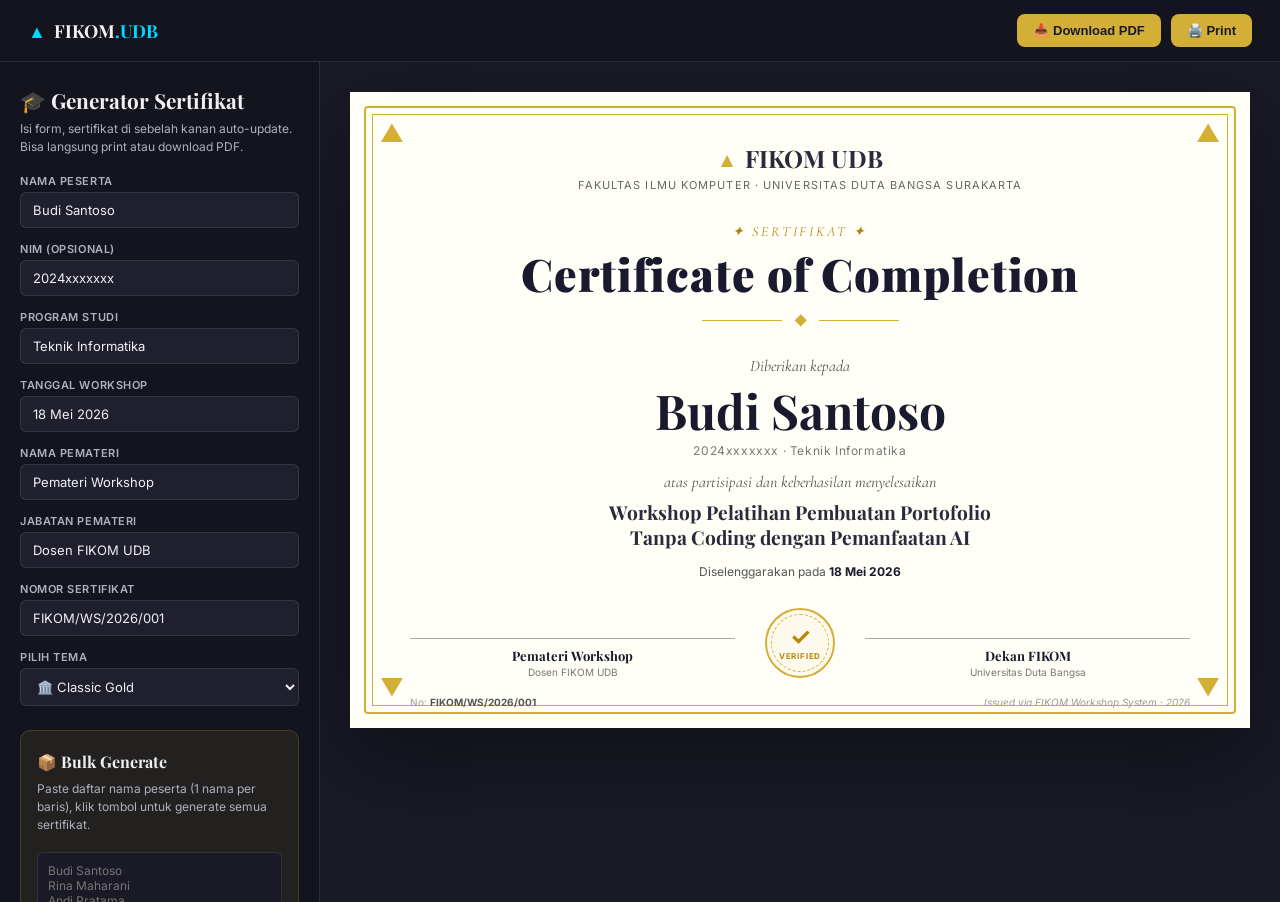
<file: certificate/index.html>
<!DOCTYPE html>
<html lang="id">
<head>
    <meta charset="UTF-8">
    <meta name="viewport" content="width=device-width, initial-scale=1.0">
    <title>Generator Sertifikat — Workshop Portofolio AI · FIKOM UDB</title>
    <link rel="preconnect" href="https://fonts.googleapis.com">
    <link rel="preconnect" href="https://fonts.gstatic.com" crossorigin>
    <link href="https://fonts.googleapis.com/css2?family=Playfair+Display:wght@600;700;900&family=Cormorant+Garamond:ital,wght@0,400;0,500;1,400&family=Inter:wght@400;500;600&display=swap" rel="stylesheet">
    <link rel="stylesheet" href="style.css">
</head>
<body>

<header class="topbar">
    <div class="brand">
        <span class="brand-mark">▲</span>
        <span class="brand-text">FIKOM<strong>.UDB</strong></span>
    </div>
    <div class="actions">
        <button onclick="downloadPDF()" class="btn-action">📥 Download PDF</button>
        <button onclick="window.print()" class="btn-action">🖨️ Print</button>
    </div>
</header>

<main class="main">
    <!-- LEFT: Editor Form -->
    <aside class="editor">
        <h2>🎓 Generator Sertifikat</h2>
        <p class="hint">Isi form, sertifikat di sebelah kanan auto-update. Bisa langsung print atau download PDF.</p>

        <div class="field">
            <label>Nama Peserta</label>
            <input type="text" id="participantName" value="Budi Santoso" oninput="update()">
        </div>

        <div class="field">
            <label>NIM (opsional)</label>
            <input type="text" id="nim" value="2024xxxxxxx" oninput="update()">
        </div>

        <div class="field">
            <label>Program Studi</label>
            <input type="text" id="prodi" value="Teknik Informatika" oninput="update()">
        </div>

        <div class="field">
            <label>Tanggal Workshop</label>
            <input type="text" id="tanggal" value="18 Mei 2026" oninput="update()">
        </div>

        <div class="field">
            <label>Nama Pemateri</label>
            <input type="text" id="pemateri" value="Pemateri Workshop" oninput="update()">
        </div>

        <div class="field">
            <label>Jabatan Pemateri</label>
            <input type="text" id="jabatanPemateri" value="Dosen FIKOM UDB" oninput="update()">
        </div>

        <div class="field">
            <label>Nomor Sertifikat</label>
            <input type="text" id="nomor" value="FIKOM/WS/2026/001" oninput="update()">
        </div>

        <div class="field">
            <label>Pilih Tema</label>
            <select id="theme" onchange="changeTheme(this.value)">
                <option value="classic">🏛️ Classic Gold</option>
                <option value="modern">🚀 Modern Gradient</option>
                <option value="minimal">🤍 Minimal White</option>
            </select>
        </div>

        <div class="bulk-section">
            <h3>📦 Bulk Generate</h3>
            <p class="hint">Paste daftar nama peserta (1 nama per baris), klik tombol untuk generate semua sertifikat.</p>
            <textarea id="bulkNames" rows="5" placeholder="Budi Santoso&#10;Rina Maharani&#10;Andi Pratama&#10;..."></textarea>
            <button onclick="bulkGenerate()" class="btn-bulk">🎬 Generate Semua</button>
            <p class="bulk-status" id="bulkStatus"></p>
        </div>

        <div class="info-box">
            <strong>💡 Tips:</strong>
            <ul>
                <li>Pakai Chrome untuk hasil PDF terbaik</li>
                <li>Print → "Save as PDF" untuk file PDF</li>
                <li>Atur "Margins: None" saat print</li>
                <li>Background graphics → centang</li>
            </ul>
        </div>
    </aside>

    <!-- RIGHT: Certificate Preview -->
    <section class="preview-area">
        <div class="cert-wrapper">
            <div class="certificate" id="certificate">

                <!-- Decorative borders -->
                <div class="cert-border-outer"></div>
                <div class="cert-border-inner"></div>

                <!-- Corner decorations -->
                <div class="corner corner-tl">▲</div>
                <div class="corner corner-tr">▲</div>
                <div class="corner corner-bl">▲</div>
                <div class="corner corner-br">▲</div>

                <!-- Header -->
                <header class="cert-header">
                    <div class="cert-logo">
                        <span class="cert-mark">▲</span>
                        <span class="cert-org">FIKOM UDB</span>
                    </div>
                    <div class="cert-faculty">Fakultas Ilmu Komputer · Universitas Duta Bangsa Surakarta</div>
                </header>

                <!-- Title -->
                <div class="cert-title">
                    <span class="cert-eyebrow">✦ SERTIFIKAT ✦</span>
                    <h1>Certificate of Completion</h1>
                    <div class="cert-divider">
                        <span class="line"></span>
                        <span class="diamond">◆</span>
                        <span class="line"></span>
                    </div>
                </div>

                <!-- Content -->
                <div class="cert-body">
                    <p class="given">Diberikan kepada</p>
                    <h2 class="participant" id="participantDisplay">Budi Santoso</h2>
                    <p class="nim-prodi">
                        <span id="nimDisplay">2024xxxxxxx</span> · <span id="prodiDisplay">Teknik Informatika</span>
                    </p>
                    <p class="achievement">
                        atas partisipasi dan keberhasilan menyelesaikan
                    </p>
                    <h3 class="workshop-title">
                        Workshop Pelatihan Pembuatan Portofolio<br>
                        Tanpa Coding dengan Pemanfaatan AI
                    </h3>
                    <p class="date">
                        Diselenggarakan pada <strong id="tanggalDisplay">18 Mei 2026</strong>
                    </p>
                </div>

                <!-- Signature -->
                <footer class="cert-footer">
                    <div class="signature">
                        <div class="sig-line"></div>
                        <strong id="pemateriDisplay">Pemateri Workshop</strong>
                        <span id="jabatanDisplay">Dosen FIKOM UDB</span>
                    </div>
                    <div class="seal">
                        <div class="seal-circle">
                            <span class="seal-icon">✓</span>
                            <span class="seal-text">VERIFIED</span>
                        </div>
                    </div>
                    <div class="signature">
                        <div class="sig-line"></div>
                        <strong>Dekan FIKOM</strong>
                        <span>Universitas Duta Bangsa</span>
                    </div>
                </footer>

                <!-- Cert number & QR -->
                <div class="cert-meta">
                    <span>No: <strong id="nomorDisplay">FIKOM/WS/2026/001</strong></span>
                    <span class="cert-tag">Issued via FIKOM Workshop System · 2026</span>
                </div>
            </div>
        </div>
    </section>
</main>

<script src="script.js"></script>
</body>
</html>
</file>
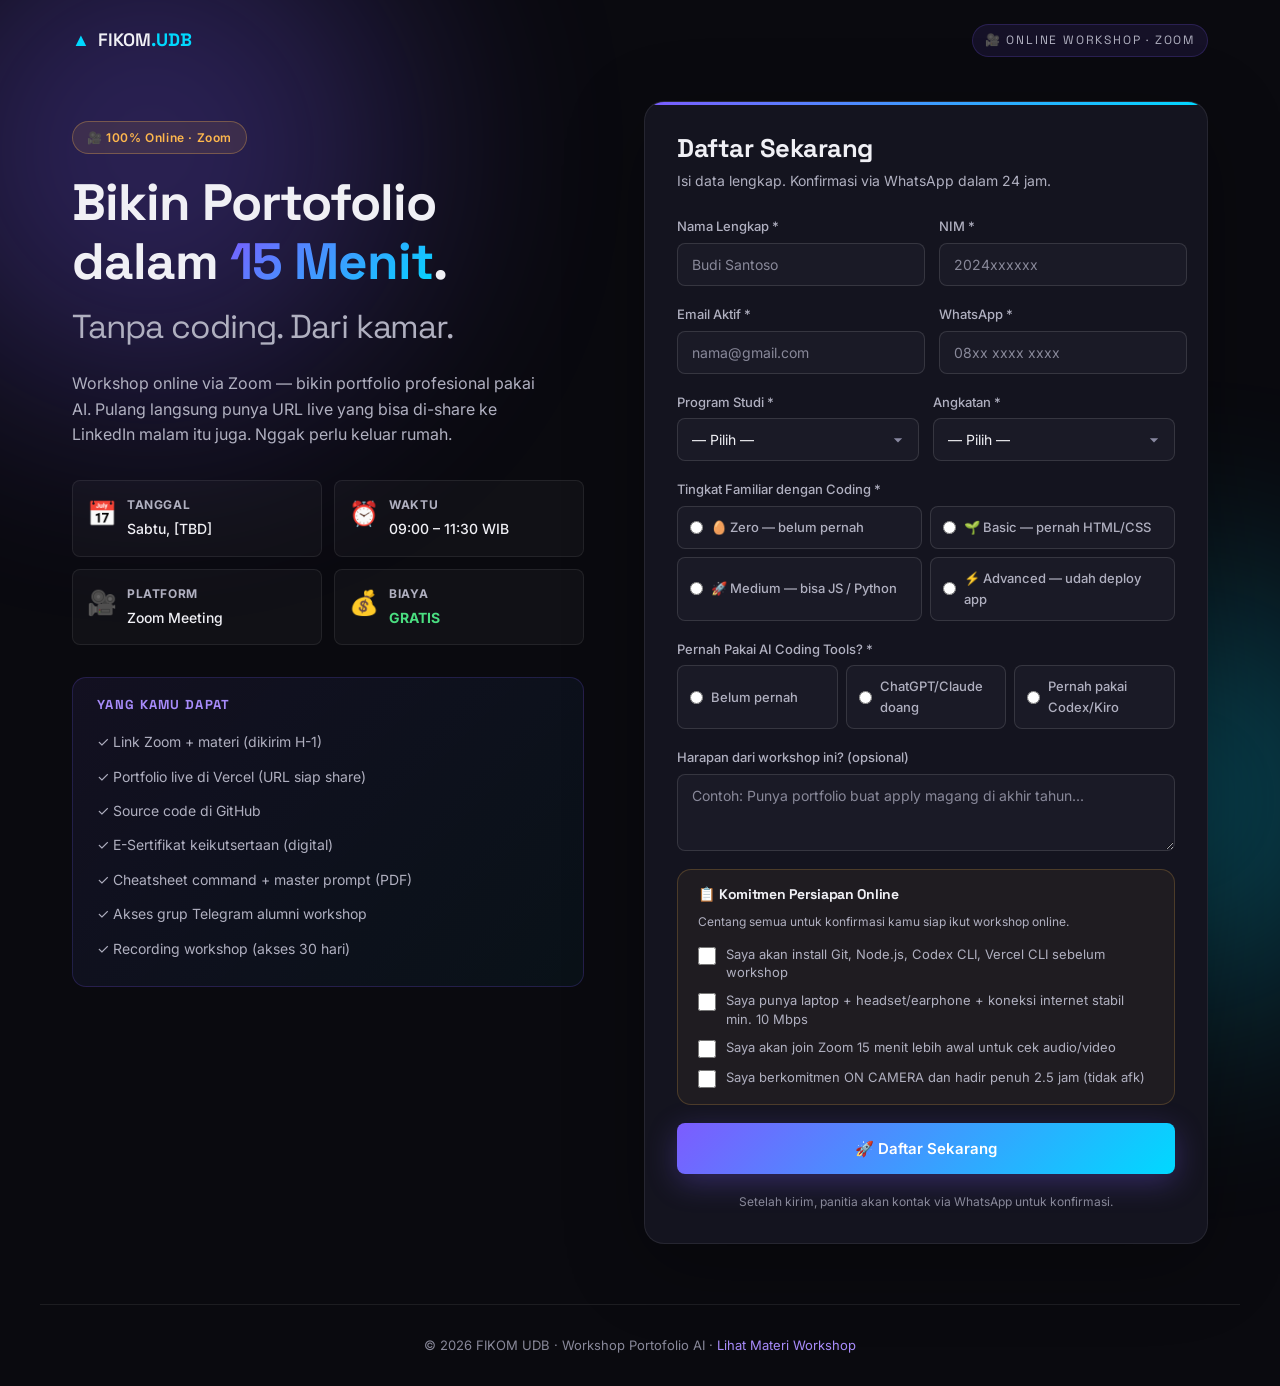
<file: registration/index.html>
<!DOCTYPE html>
<html lang="id">
<head>
    <meta charset="UTF-8">
    <meta name="viewport" content="width=device-width, initial-scale=1.0">
    <meta name="description" content="Pendaftaran Workshop FIKOM UDB - Pembuatan Portofolio Tanpa Coding dengan AI">
    <title>Daftar Workshop — Portofolio AI · FIKOM UDB</title>
    <link rel="preconnect" href="https://fonts.googleapis.com">
    <link rel="preconnect" href="https://fonts.gstatic.com" crossorigin>
    <link href="https://fonts.googleapis.com/css2?family=Space+Grotesk:wght@500;600;700&family=Inter:wght@300;400;500;600&display=swap" rel="stylesheet">
    <link rel="stylesheet" href="style.css">
    <link rel="icon" href="data:image/svg+xml,%3Csvg xmlns='http://www.w3.org/2000/svg' viewBox='0 0 100 100'%3E%3Ctext y='.9em' font-size='90'%3E🚀%3C/text%3E%3C/svg%3E">
</head>
<body>

<div class="bg-blob blob-1"></div>
<div class="bg-blob blob-2"></div>

<header class="topbar">
    <div class="brand">
        <span class="brand-mark">▲</span>
        <span class="brand-text">FIKOM<strong>.UDB</strong></span>
    </div>
    <div class="event-meta">
        <span>🎥 ONLINE WORKSHOP · ZOOM</span>
    </div>
</header>

<main class="container">
    <div class="grid">

        <!-- LEFT: Event Info -->
        <aside class="event-info">
            <span class="badge">🎥 100% Online · Zoom</span>
            <h1 class="title">
                Bikin Portofolio<br>
                dalam <span class="gradient">15 Menit</span>.<br>
                <span class="muted">Tanpa coding. Dari kamar.</span>
            </h1>
            <p class="subtitle">
                Workshop online via Zoom — bikin portfolio profesional pakai AI. Pulang langsung punya URL live yang bisa di-share ke LinkedIn malam itu juga. Nggak perlu keluar rumah.
            </p>

            <div class="info-grid">
                <div class="info-item">
                    <div class="info-icon">📅</div>
                    <div>
                        <strong>Tanggal</strong>
                        <span id="event-date">Sabtu, [TBD]</span>
                    </div>
                </div>
                <div class="info-item">
                    <div class="info-icon">⏰</div>
                    <div>
                        <strong>Waktu</strong>
                        <span>09:00 – 11:30 WIB</span>
                    </div>
                </div>
                <div class="info-item">
                    <div class="info-icon">🎥</div>
                    <div>
                        <strong>Platform</strong>
                        <span>Zoom Meeting</span>
                    </div>
                </div>
                <div class="info-item">
                    <div class="info-icon">💰</div>
                    <div>
                        <strong>Biaya</strong>
                        <span class="free">GRATIS</span>
                    </div>
                </div>
            </div>

            <div class="benefits">
                <h4>Yang Kamu Dapat</h4>
                <ul>
                    <li>✓ Link Zoom + materi (dikirim H-1)</li>
                    <li>✓ Portfolio live di Vercel (URL siap share)</li>
                    <li>✓ Source code di GitHub</li>
                    <li>✓ E-Sertifikat keikutsertaan (digital)</li>
                    <li>✓ Cheatsheet command + master prompt (PDF)</li>
                    <li>✓ Akses grup Telegram alumni workshop</li>
                    <li>✓ Recording workshop (akses 30 hari)</li>
                </ul>
            </div>
        </aside>

        <!-- RIGHT: Form -->
        <section class="form-card">
            <div class="form-head">
                <h2>Daftar Sekarang</h2>
                <p>Isi data lengkap. Konfirmasi via WhatsApp dalam 24 jam.</p>
            </div>

            <form id="registrationForm" class="form">
                <div class="form-row">
                    <div class="field">
                        <label for="nama">Nama Lengkap *</label>
                        <input type="text" id="nama" name="nama" required placeholder="Budi Santoso">
                    </div>
                    <div class="field">
                        <label for="nim">NIM *</label>
                        <input type="text" id="nim" name="nim" required placeholder="2024xxxxxx">
                    </div>
                </div>

                <div class="form-row">
                    <div class="field">
                        <label for="email">Email Aktif *</label>
                        <input type="email" id="email" name="email" required placeholder="nama@gmail.com">
                    </div>
                    <div class="field">
                        <label for="wa">WhatsApp *</label>
                        <input type="tel" id="wa" name="wa" required placeholder="08xx xxxx xxxx">
                    </div>
                </div>

                <div class="form-row">
                    <div class="field">
                        <label for="prodi">Program Studi *</label>
                        <select id="prodi" name="prodi" required>
                            <option value="">— Pilih —</option>
                            <option value="TI">Teknik Informatika</option>
                            <option value="SI">Sistem Informasi</option>
                            <option value="DKV">Desain Komunikasi Visual</option>
                            <option value="ILKOM">Ilmu Komunikasi</option>
                            <option value="LAIN">Lainnya</option>
                        </select>
                    </div>
                    <div class="field">
                        <label for="angkatan">Angkatan *</label>
                        <select id="angkatan" name="angkatan" required>
                            <option value="">— Pilih —</option>
                            <option value="2026">2026</option>
                            <option value="2025">2025</option>
                            <option value="2024">2024</option>
                            <option value="2023">2023</option>
                            <option value="2022">2022 dan sebelumnya</option>
                        </select>
                    </div>
                </div>

                <div class="field">
                    <label>Tingkat Familiar dengan Coding *</label>
                    <div class="radio-group">
                        <label class="radio">
                            <input type="radio" name="level" value="zero" required>
                            <span>🥚 Zero — belum pernah</span>
                        </label>
                        <label class="radio">
                            <input type="radio" name="level" value="basic">
                            <span>🌱 Basic — pernah HTML/CSS</span>
                        </label>
                        <label class="radio">
                            <input type="radio" name="level" value="medium">
                            <span>🚀 Medium — bisa JS / Python</span>
                        </label>
                        <label class="radio">
                            <input type="radio" name="level" value="advanced">
                            <span>⚡ Advanced — udah deploy app</span>
                        </label>
                    </div>
                </div>

                <div class="field">
                    <label>Pernah Pakai AI Coding Tools? *</label>
                    <div class="radio-group inline">
                        <label class="radio">
                            <input type="radio" name="ai_exp" value="never" required>
                            <span>Belum pernah</span>
                        </label>
                        <label class="radio">
                            <input type="radio" name="ai_exp" value="chatgpt">
                            <span>ChatGPT/Claude doang</span>
                        </label>
                        <label class="radio">
                            <input type="radio" name="ai_exp" value="cli">
                            <span>Pernah pakai Codex/Kiro</span>
                        </label>
                    </div>
                </div>

                <div class="field">
                    <label for="harapan">Harapan dari workshop ini? (opsional)</label>
                    <textarea id="harapan" name="harapan" rows="3" placeholder="Contoh: Punya portfolio buat apply magang di akhir tahun..."></textarea>
                </div>

                <div class="checklist">
                    <h4>📋 Komitmen Persiapan Online</h4>
                    <p class="check-help">Centang semua untuk konfirmasi kamu siap ikut workshop online.</p>
                    <label class="check"><input type="checkbox" required><span>Saya akan install Git, Node.js, Codex CLI, Vercel CLI sebelum workshop</span></label>
                    <label class="check"><input type="checkbox" required><span>Saya punya laptop + headset/earphone + koneksi internet stabil min. 10 Mbps</span></label>
                    <label class="check"><input type="checkbox" required><span>Saya akan join Zoom 15 menit lebih awal untuk cek audio/video</span></label>
                    <label class="check"><input type="checkbox" required><span>Saya berkomitmen ON CAMERA dan hadir penuh 2.5 jam (tidak afk)</span></label>
                </div>

                <button type="submit" class="btn-submit">
                    🚀 Daftar Sekarang
                </button>

                <p class="form-note">Setelah kirim, panitia akan kontak via WhatsApp untuk konfirmasi.</p>
            </form>

            <!-- Success state -->
            <div class="success" id="successState">
                <div class="success-emoji">🎉</div>
                <h3>Pendaftaran Berhasil!</h3>
                <p>Tim panitia akan kontak kamu via WhatsApp dalam 24 jam.</p>
                <div class="next-steps">
                    <h4>Langkah Selanjutnya:</h4>
                    <ol>
                        <li>Cek WhatsApp untuk konfirmasi & link Zoom (dikirim H-1).</li>
                        <li>Download <strong>Panduan Persiapan</strong> dari panitia.</li>
                        <li>Install semua tools (Git, Node.js, CLI) sebelum hari-H.</li>
                        <li>Test Zoom + headset 1 hari sebelumnya.</li>
                        <li>Join Zoom <strong>15 menit lebih awal</strong> untuk cek audio/video.</li>
                    </ol>
                </div>
                <button onclick="location.reload()" class="btn-secondary">Daftarkan Lagi</button>
            </div>
        </section>

    </div>
</main>

<footer class="footer">
    <p>© 2026 FIKOM UDB · Workshop Portofolio AI · <a href="https://workshop-portofolio-ai.vercel.app" target="_blank" rel="noopener">Lihat Materi Workshop</a></p>
</footer>

<script src="script.js"></script>
</body>
</html>
</file>
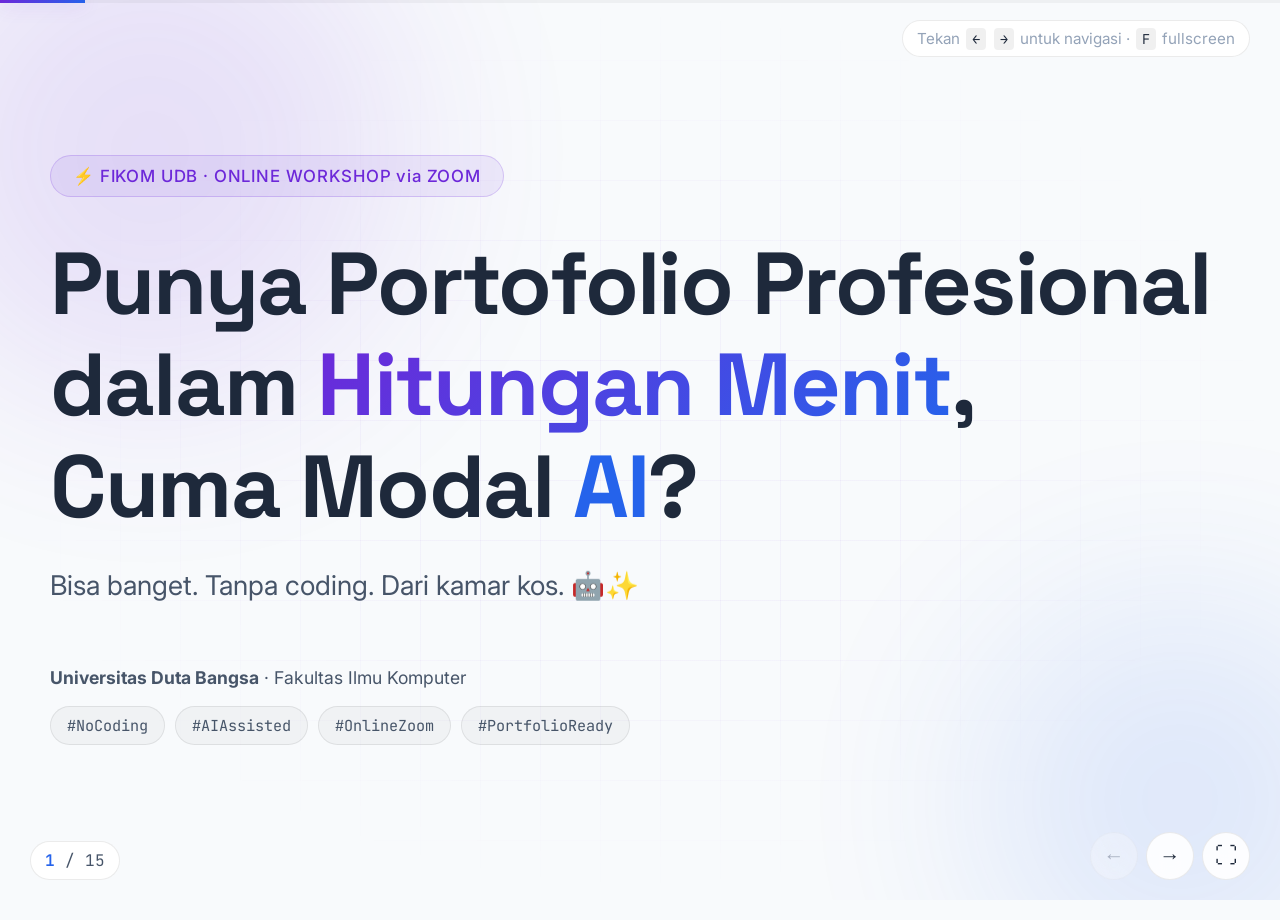
<file: slides/index.html>
<!DOCTYPE html>
<html lang="id">
<head>
    <meta charset="UTF-8">
    <meta name="viewport" content="width=device-width, initial-scale=1.0">
    <title>Workshop FIKOM UDB — Portofolio AI Tanpa Coding</title>
    <link rel="preconnect" href="https://fonts.googleapis.com">
    <link rel="preconnect" href="https://fonts.gstatic.com" crossorigin>
    <link href="https://fonts.googleapis.com/css2?family=Space+Grotesk:wght@400;500;600;700&family=Inter:wght@300;400;500;600&family=JetBrains+Mono:wght@400;600&display=swap" rel="stylesheet">
    <link rel="stylesheet" href="style.css">
</head>
<body>

<!-- Progress Bar -->
<div class="progress"><div class="progress-bar" id="progressBar"></div></div>

<!-- Slide Counter -->
<div class="counter">
    <span id="currentSlide">1</span> / <span id="totalSlides">15</span>
</div>

<!-- Nav Buttons -->
<div class="nav-buttons">
    <button class="nav-btn" id="prevBtn" aria-label="Previous">←</button>
    <button class="nav-btn" id="nextBtn" aria-label="Next">→</button>
    <button class="nav-btn nav-btn-fs" id="fsBtn" aria-label="Fullscreen" title="Fullscreen (F)">⛶</button>
</div>

<!-- Slides Container -->
<div class="slides">

    <!-- SLIDE 1: COVER -->
    <section class="slide slide-cover active">
        <div class="bg-grid"></div>
        <div class="bg-blob blob-1"></div>
        <div class="bg-blob blob-2"></div>
        <div class="slide-inner">
            <div class="badge">⚡ FIKOM UDB · ONLINE WORKSHOP via ZOOM</div>
            <h1 class="title-xl">
                Punya Portofolio Profesional<br>
                dalam <span class="gradient">Hitungan Menit</span>,<br>
                Cuma Modal <span class="accent">AI</span>?
            </h1>
            <p class="subtitle">Bisa banget. Tanpa coding. Dari kamar kos. 🤖✨</p>
            <div class="cover-meta">
                <div><strong>Universitas Duta Bangsa</strong> · Fakultas Ilmu Komputer</div>
                <div class="cover-tags">
                    <span class="tag">#NoCoding</span>
                    <span class="tag">#AIAssisted</span>
                    <span class="tag">#OnlineZoom</span>
                    <span class="tag">#PortfolioReady</span>
                </div>
            </div>
        </div>
    </section>

    <!-- SLIDE 2: KENAPA PORTOFOLIO -->
    <section class="slide">
        <div class="slide-inner">
            <span class="eyebrow">01 · WHY</span>
            <h2 class="title-lg">Kenapa Portofolio Itu <span class="accent">Wajib</span>?</h2>

            <div class="cards-3">
                <div class="card">
                    <div class="card-icon">📜</div>
                    <h3>CV Doang Nggak Cukup</h3>
                    <p>Recruiter cuma butuh 6 detik baca CV kamu. Portfolio = bukti, bukan klaim.</p>
                </div>
                <div class="card highlight">
                    <div class="card-icon">💼</div>
                    <h3>Industri Maunya Bukti</h3>
                    <p>"Bisa apa?" → "Lihat aja portfolio gw" → langsung kelihatan beda.</p>
                </div>
                <div class="card">
                    <div class="card-icon">🚀</div>
                    <h3>Magang & Kerja Cepat</h3>
                    <p>HRD scrolling LinkedIn 30 detik. Yang punya link portfolio? Auto-stand out.</p>
                </div>
            </div>

            <div class="quote-box">
                <p>"In 2026, your portfolio is your resume. Your resume is just metadata."</p>
            </div>
        </div>
    </section>

    <!-- SLIDE 3: MASALAH KLASIK -->
    <section class="slide">
        <div class="slide-inner">
            <span class="eyebrow">02 · THE PROBLEM</span>
            <h2 class="title-lg">Tapi... <span class="accent">Bikinnya Susah?</span></h2>

            <div class="problem-list">
                <div class="problem">
                    <span class="problem-icon">😩</span>
                    <div>
                        <h4>Nggak Bisa Coding</h4>
                        <p>HTML, CSS, JavaScript — sounds like bahasa alien.</p>
                    </div>
                </div>
                <div class="problem">
                    <span class="problem-icon">⏰</span>
                    <div>
                        <h4>Nggak Punya Waktu</h4>
                        <p>Sambil kuliah, organisasi, magang — kapan ngodingnya?</p>
                    </div>
                </div>
                <div class="problem">
                    <span class="problem-icon">💸</span>
                    <div>
                        <h4>Bayar Designer Mahal</h4>
                        <p>Jasa portfolio web = 500K-2jt. Anak kuliah nggak punya budget.</p>
                    </div>
                </div>
                <div class="problem">
                    <span class="problem-icon">🤔</span>
                    <div>
                        <h4>Bingung Mau Tampilin Apa</h4>
                        <p>"Project gw apa ya yang layak di-display?"</p>
                    </div>
                </div>
            </div>
        </div>
    </section>

    <!-- SLIDE 4: SOLUSINYA -->
    <section class="slide">
        <div class="slide-inner">
            <span class="eyebrow">03 · THE SOLUTION</span>
            <h2 class="title-lg">Solusinya: <span class="gradient">AI as Your Assistant</span></h2>

            <div class="solution-flow">
                <div class="flow-step">
                    <div class="flow-num">1</div>
                    <div class="flow-icon">💬</div>
                    <h4>Chat sama AI</h4>
                    <p>"Bikinin portfolio gw, gw mahasiswa TI, suka web dev"</p>
                </div>
                <div class="flow-arrow">→</div>
                <div class="flow-step">
                    <div class="flow-num">2</div>
                    <div class="flow-icon">⚡</div>
                    <h4>AI Generate Code</h4>
                    <p>HTML, CSS, JS — semua otomatis dibikinin AI</p>
                </div>
                <div class="flow-arrow">→</div>
                <div class="flow-step">
                    <div class="flow-num">3</div>
                    <div class="flow-icon">🚀</div>
                    <h4>Deploy 1 Klik</h4>
                    <p>Vercel CLI: <code>vercel --prod</code> → live!</p>
                </div>
            </div>

            <div class="result-box">
                <span class="result-emoji">🎉</span>
                <div>
                    <h4>Hasilnya?</h4>
                    <p>Web portfolio profesional, custom domain, online dalam <strong>15-30 menit</strong>. Tanpa nulis 1 baris code pun.</p>
                </div>
            </div>
        </div>
    </section>

    <!-- SLIDE 5: TOOLS YANG DIPAKAI -->
    <section class="slide">
        <div class="slide-inner">
            <span class="eyebrow">04 · STACK</span>
            <h2 class="title-lg">Tools yang Bakal Kita Pakai</h2>

            <div class="tools-grid">
                <div class="tool-card">
                    <div class="tool-logo">🤖</div>
                    <h4>Codex / Claude / Kiro</h4>
                    <span class="tool-role">AI Coder</span>
                    <p>Generate code dari prompt</p>
                </div>
                <div class="tool-card">
                    <div class="tool-logo">▲</div>
                    <h4>Vercel</h4>
                    <span class="tool-role">Hosting</span>
                    <p>Deploy gratis, custom URL</p>
                </div>
                <div class="tool-card">
                    <div class="tool-logo">⚡</div>
                    <h4>Supabase</h4>
                    <span class="tool-role">Database</span>
                    <p>Backend gratis (opsional)</p>
                </div>
                <div class="tool-card">
                    <div class="tool-logo">🐙</div>
                    <h4>GitHub</h4>
                    <span class="tool-role">Version Control</span>
                    <p>Simpan source code</p>
                </div>
                <div class="tool-card">
                    <div class="tool-logo">💬</div>
                    <h4>ChatGPT / Claude / Gemini</h4>
                    <span class="tool-role">AI Chat</span>
                    <p>Brainstorm konten</p>
                </div>
                <div class="tool-card">
                    <div class="tool-logo">🔀</div>
                    <h4>9router</h4>
                    <span class="tool-role">AI Router</span>
                    <p>Akses banyak AI lewat 1 endpoint</p>
                </div>
            </div>

            <p class="note">💡 Yang utama: <strong>1 AI coder</strong> + <strong>Vercel</strong> + <strong>GitHub</strong>. Sisanya bonus.</p>
        </div>
    </section>

    <!-- SLIDE 6: PERSIAPAN -->
    <section class="slide">
        <div class="slide-inner">
            <span class="eyebrow">05 · PREPARATION</span>
            <h2 class="title-lg">⚠️ Sebelum Workshop Mulai</h2>
            <p class="lead">Pastikan semua sudah ter-install dan akun udah dibuat. Workshop online via Zoom — pastikan koneksi stabil & headset siap.</p>

            <div class="checklist">
                <div class="check-row">
                    <span class="check-icon">💻</span>
                    <div>
                        <strong>Laptop + Charger + Internet Stabil</strong>
                        <span class="check-desc">Min. 10 Mbps untuk Zoom + AI Chat lancar</span>
                    </div>
                </div>
                <div class="check-row">
                    <span class="check-icon">🎧</span>
                    <div>
                        <strong>Headset / Earphone</strong>
                        <span class="check-desc">Wajib — untuk audio Zoom yang jernih, hindari echo</span>
                    </div>
                </div>
                <div class="check-row">
                    <span class="check-icon">📹</span>
                    <div>
                        <strong>Zoom App (latest version)</strong>
                        <span class="check-desc">Download di zoom.us/download — login sebelum workshop</span>
                    </div>
                </div>
                <div class="check-row">
                    <span class="check-icon">✅</span>
                    <div>
                        <strong>Akun GitHub + Vercel + 1 AI Chat</strong>
                        <span class="check-desc">Login pakai GitHub di Vercel (gratis, 3 menit)</span>
                    </div>
                </div>
                <div class="check-row">
                    <span class="check-icon">⚙️</span>
                    <div>
                        <strong>Install: Git, Node.js, Codex CLI, Vercel CLI</strong>
                        <span class="check-desc">Detail di handout panduan persiapan (link di chat Zoom)</span>
                    </div>
                </div>
            </div>

            <div class="warning-box">
                ⚠️ <strong>Online format = nggak ada asisten yang bisa pegang laptop kamu langsung.</strong> Jadi install dari rumah → datang Zoom udah ready.
            </div>
        </div>
    </section>

    <!-- SLIDE 7: AGENDA -->
    <section class="slide">
        <div class="slide-inner">
            <span class="eyebrow">06 · AGENDA</span>
            <h2 class="title-lg">Susunan Workshop (Online via Zoom)</h2>

            <div class="agenda">
                <div class="agenda-item">
                    <div class="agenda-time">10 min</div>
                    <div>
                        <h4>Opening + Cek Audio/Video</h4>
                        <p>Test mic, kamera, sapa peserta, set ground rules Zoom</p>
                    </div>
                </div>
                <div class="agenda-item">
                    <div class="agenda-time">15 min</div>
                    <div>
                        <h4>Demo: Portfolio dalam 15 Menit (Screen Share)</h4>
                        <p>Pemateri share screen — peserta lihat dari nol sampai live URL</p>
                    </div>
                </div>
                <div class="agenda-item">
                    <div class="agenda-time">20 min</div>
                    <div>
                        <h4>Setup Tools — Breakout Room Verifikasi</h4>
                        <p>Peserta dibagi room kecil, asisten cek tools 1-1, troubleshoot via screen share peserta</p>
                    </div>
                </div>
                <div class="agenda-item active">
                    <div class="agenda-time">60 min</div>
                    <div>
                        <h4>🔥 Hands-on: Bikin Portfolio Sendiri</h4>
                        <p>Praktik di main room, asisten standby di chat untuk Q&A real-time</p>
                    </div>
                </div>
                <div class="agenda-item">
                    <div class="agenda-time">15 min</div>
                    <div>
                        <h4>Deploy ke Vercel — Live Together</h4>
                        <p>Peserta share URL hasil di chat Zoom, panitia kompilasi</p>
                    </div>
                </div>
                <div class="agenda-item">
                    <div class="agenda-time">15 min</div>
                    <div>
                        <h4>Showcase + Q&A + Screenshot Bareng</h4>
                        <p>3-5 peserta share screen showcase portfolio, lalu Q&A + foto Zoom bareng</p>
                    </div>
                </div>
            </div>
        </div>
    </section>

    <!-- SLIDE 8: ANATOMI PORTFOLIO -->
    <section class="slide">
        <div class="slide-inner">
            <span class="eyebrow">07 · ANATOMY</span>
            <h2 class="title-lg">Anatomi Portfolio yang <span class="accent">Profesional</span></h2>

            <div class="anatomy">
                <div class="anatomy-item">
                    <span class="anatomy-num">01</span>
                    <h4>Hero Section</h4>
                    <p>Nama, headline, foto, 1 kalimat pitch. Recruiter mood-nya disetting di sini.</p>
                </div>
                <div class="anatomy-item">
                    <span class="anatomy-num">02</span>
                    <h4>About Me</h4>
                    <p>Story singkat: who you are, what you do, why it matters.</p>
                </div>
                <div class="anatomy-item">
                    <span class="anatomy-num">03</span>
                    <h4>Skills & Tools</h4>
                    <p>Stack technical + soft skills. Visual icons > paragraph.</p>
                </div>
                <div class="anatomy-item">
                    <span class="anatomy-num">04</span>
                    <h4>Projects</h4>
                    <p>3-5 project terbaik. Foto, deskripsi, link demo, link repo.</p>
                </div>
                <div class="anatomy-item">
                    <span class="anatomy-num">05</span>
                    <h4>Experience</h4>
                    <p>Magang, freelance, organisasi. Timeline format.</p>
                </div>
                <div class="anatomy-item">
                    <span class="anatomy-num">06</span>
                    <h4>Contact</h4>
                    <p>Email, LinkedIn, GitHub. CTA: "Let's collaborate".</p>
                </div>
            </div>
        </div>
    </section>

    <!-- SLIDE 9: PROMPT TEMPLATE -->
    <section class="slide">
        <div class="slide-inner">
            <span class="eyebrow">08 · MASTER PROMPT</span>
            <h2 class="title-lg">The Magic Prompt 🪄</h2>
            <p class="lead">Copy-paste ini ke AI coder kamu (Codex/Claude/Kiro), ubah bagian yang di-bold:</p>

            <div class="code-block">
<pre><code><span class="comment"># PORTFOLIO PROMPT TEMPLATE</span>

Buatkan website portfolio personal dengan info berikut:

<span class="hl">Nama:</span> [nama kamu]
<span class="hl">Role:</span> [Mahasiswa Teknik Informatika / Mobile Developer / dll]
<span class="hl">Pitch 1 kalimat:</span> [contoh: "Bikin web app yang bermanfaat dan keren"]
<span class="hl">Skills:</span> [HTML, CSS, JS, Python, Figma, dll]
<span class="hl">Projects:</span>
  1. [Nama project] - [deskripsi singkat] - [link]
  2. [Nama project] - [deskripsi singkat] - [link]
  3. [Nama project] - [deskripsi singkat] - [link]
<span class="hl">Kontak:</span>
  - Email: [email]
  - LinkedIn: [url]
  - GitHub: [username]

<span class="hl">Style:</span> Modern, dark theme, gradient accent, smooth animations.
<span class="hl">Stack:</span> HTML5 + CSS3 + Vanilla JS (no framework, biar gampang deploy).
<span class="hl">Output:</span> 3 file (index.html, style.css, script.js) — siap deploy ke Vercel.

Section yang harus ada: Hero, About, Skills, Projects, Experience, Contact.
Mobile responsive. Pakai Google Fonts. Tambahin smooth scroll animation.</code></pre>
            </div>

            <p class="note">💡 Lebih spesifik prompt → lebih bagus output. Sebut <strong>warna favorit</strong>, <strong>style referensi</strong> (Linear, Stripe, Vercel), atau <strong>vibe</strong> (formal, playful, minimalist).</p>
        </div>
    </section>

    <!-- SLIDE 10: WORKFLOW -->
    <section class="slide">
        <div class="slide-inner">
            <span class="eyebrow">09 · WORKFLOW</span>
            <h2 class="title-lg">Workflow Lengkap dari Nol ke Live</h2>

            <div class="workflow-steps">
                <div class="ws">
                    <div class="ws-num">1</div>
                    <div class="ws-content">
                        <h4>Brainstorm</h4>
                        <p>List project & skill yang mau ditampilkan. Siapin foto, link demo, link repo.</p>
                    </div>
                </div>
                <div class="ws">
                    <div class="ws-num">2</div>
                    <div class="ws-content">
                        <h4>Prompt AI Coder</h4>
                        <p>Pakai master prompt → AI generate <code>index.html</code>, <code>style.css</code>, <code>script.js</code>.</p>
                    </div>
                </div>
                <div class="ws">
                    <div class="ws-num">3</div>
                    <div class="ws-content">
                        <h4>Save Files</h4>
                        <p>Bikin folder <code>portfolio/</code>, save 3 file dari AI ke folder ini.</p>
                    </div>
                </div>
                <div class="ws">
                    <div class="ws-num">4</div>
                    <div class="ws-content">
                        <h4>Preview Lokal</h4>
                        <p>Double-click <code>index.html</code> → buka di browser. Cek dulu sebelum deploy.</p>
                    </div>
                </div>
                <div class="ws">
                    <div class="ws-num">5</div>
                    <div class="ws-content">
                        <h4>Iterate</h4>
                        <p>Nggak suka warnanya? Minta AI ubah. Mau tambah section? Minta AI tambahin.</p>
                    </div>
                </div>
                <div class="ws">
                    <div class="ws-num">6</div>
                    <div class="ws-content">
                        <h4>Deploy ke Vercel</h4>
                        <p><code>vercel --prod</code> → live URL dapet dalam 30 detik.</p>
                    </div>
                </div>
                <div class="ws">
                    <div class="ws-num">7</div>
                    <div class="ws-content">
                        <h4>Push GitHub</h4>
                        <p><code>gh repo create</code> → source code aman + bisa dipantau recruiter.</p>
                    </div>
                </div>
            </div>
        </div>
    </section>

    <!-- SLIDE 11: COMMANDS CHEATSHEET -->
    <section class="slide">
        <div class="slide-inner">
            <span class="eyebrow">10 · CHEATSHEET</span>
            <h2 class="title-lg">Commands yang Wajib Diingat</h2>

            <div class="commands">
                <div class="cmd-group">
                    <h4>📦 Setup Project</h4>
                    <pre><code>mkdir portfolio
cd portfolio
git init -b main</code></pre>
                </div>
                <div class="cmd-group">
                    <h4>🤖 Codex CLI</h4>
                    <pre><code>codex login --device-auth
codex "buatkan portfolio..."</code></pre>
                </div>
                <div class="cmd-group">
                    <h4>🚀 Deploy Vercel</h4>
                    <pre><code>vercel login
vercel --prod --yes</code></pre>
                </div>
                <div class="cmd-group">
                    <h4>🐙 Push GitHub</h4>
                    <pre><code>git add .
git commit -m "init portfolio"
gh repo create portfolio \
  --public --source=. \
  --remote=origin --push</code></pre>
                </div>
                <div class="cmd-group">
                    <h4>🔄 Update & Redeploy</h4>
                    <pre><code>git add .
git commit -m "update"
git push
vercel --prod</code></pre>
                </div>
                <div class="cmd-group">
                    <h4>✨ Custom Domain</h4>
                    <pre><code>vercel domains add \
  myname.vercel.app</code></pre>
                </div>
            </div>
        </div>
    </section>

    <!-- SLIDE 12: TIPS PRO -->
    <section class="slide">
        <div class="slide-inner">
            <span class="eyebrow">11 · PRO TIPS</span>
            <h2 class="title-lg">Tips Biar Portfolio Kamu <span class="gradient">Stand Out</span></h2>

            <div class="tips">
                <div class="tip">
                    <span class="tip-num">01</span>
                    <h4>Foto Project Real</h4>
                    <p>Screenshot beneran > stock image. Bisa pakai <strong>screenshotone.com</strong> atau capture sendiri.</p>
                </div>
                <div class="tip">
                    <span class="tip-num">02</span>
                    <h4>Tulis Case Study, Bukan Cuma "Saya Bikin X"</h4>
                    <p>Format: <strong>Problem → Solution → Result</strong>. Recruiter suka yang bisa story-tell.</p>
                </div>
                <div class="tip">
                    <span class="tip-num">03</span>
                    <h4>Custom Domain</h4>
                    <p><code>namasaya.dev</code> atau <code>namasaya.com</code> jauh lebih pro daripada <code>random-string.vercel.app</code>.</p>
                </div>
                <div class="tip">
                    <span class="tip-num">04</span>
                    <h4>SEO Basic</h4>
                    <p>Tambahin <code>&lt;meta description&gt;</code>, OG tags. Minta AI bikinin.</p>
                </div>
                <div class="tip">
                    <span class="tip-num">05</span>
                    <h4>Dark Mode Toggle</h4>
                    <p>Detail kecil yang bikin "wah, profesional banget" di mata recruiter.</p>
                </div>
                <div class="tip">
                    <span class="tip-num">06</span>
                    <h4>Update Berkala</h4>
                    <p>Project baru? Langsung tambahin. Portfolio yang stagnan = sinyal kamu nggak aktif.</p>
                </div>
            </div>
        </div>
    </section>

    <!-- SLIDE 13: COMMON MISTAKES -->
    <section class="slide">
        <div class="slide-inner">
            <span class="eyebrow">12 · AVOID</span>
            <h2 class="title-lg">Kesalahan yang Sering Terjadi ❌</h2>

            <div class="mistakes">
                <div class="mistake">
                    <span class="mistake-icon">🚫</span>
                    <div>
                        <h4>Lorem Ipsum di Section "About"</h4>
                        <p>AI kasih placeholder, kamu lupa ganti. Recruiter notice langsung skip.</p>
                    </div>
                </div>
                <div class="mistake">
                    <span class="mistake-icon">🚫</span>
                    <div>
                        <h4>Project Tanpa Link Demo</h4>
                        <p>"I built X" tanpa link = klaim kosong. Selalu sertakan link live.</p>
                    </div>
                </div>
                <div class="mistake">
                    <span class="mistake-icon">🚫</span>
                    <div>
                        <h4>Foto Profil Selfie Toilet</h4>
                        <p>Pakai foto formal atau semi-formal. Background bersih.</p>
                    </div>
                </div>
                <div class="mistake">
                    <span class="mistake-icon">🚫</span>
                    <div>
                        <h4>Bahasa Campur Aduk</h4>
                        <p>Pilih satu: Indonesia atau English. Konsisten dari hero sampai footer.</p>
                    </div>
                </div>
                <div class="mistake">
                    <span class="mistake-icon">🚫</span>
                    <div>
                        <h4>Mobile Hancur</h4>
                        <p>50%+ traffic mobile. Selalu test di HP sebelum nge-share.</p>
                    </div>
                </div>
                <div class="mistake">
                    <span class="mistake-icon">🚫</span>
                    <div>
                        <h4>Link Mati ke Project</h4>
                        <p>Cek semua link sebelum kirim ke recruiter. 1 link mati = unprofessional.</p>
                    </div>
                </div>
            </div>
        </div>
    </section>

    <!-- SLIDE 14: NEXT STEPS -->
    <section class="slide">
        <div class="slide-inner">
            <span class="eyebrow">13 · WHAT'S NEXT</span>
            <h2 class="title-lg">Setelah Workshop, Lakukan Ini 👇</h2>

            <div class="next-steps">
                <div class="ns">
                    <div class="ns-icon">📤</div>
                    <h4>Share di LinkedIn</h4>
                    <p>Post: "Just launched my portfolio →" + link. Auto dapet engagement.</p>
                </div>
                <div class="ns">
                    <div class="ns-icon">📝</div>
                    <h4>Update CV</h4>
                    <p>Tambahin link portfolio di header CV. Tepat di bawah email.</p>
                </div>
                <div class="ns">
                    <div class="ns-icon">🎯</div>
                    <h4>Apply Magang/Kerja</h4>
                    <p>Kalbe, Tokopedia, BCA, startup — semua butuh portfolio.</p>
                </div>
                <div class="ns">
                    <div class="ns-icon">🔄</div>
                    <h4>Iterate Tiap Project Baru</h4>
                    <p>Habis selesai project? Langsung tambahin. <code>git push → vercel --prod</code>.</p>
                </div>
                <div class="ns">
                    <div class="ns-icon">🌐</div>
                    <h4>Beli Domain Sendiri</h4>
                    <p><code>namasaya.com</code> di Niagahoster ~140K/tahun. Worth it.</p>
                </div>
                <div class="ns">
                    <div class="ns-icon">📊</div>
                    <h4>Add Analytics</h4>
                    <p>Pasang Vercel Analytics atau Plausible. Cek siapa yang ngintip.</p>
                </div>
            </div>
        </div>
    </section>

    <!-- SLIDE 15: CLOSING -->
    <section class="slide slide-closing">
        <div class="bg-grid"></div>
        <div class="bg-blob blob-1"></div>
        <div class="bg-blob blob-2"></div>
        <div class="slide-inner">
            <span class="eyebrow">14 · GO BUILD</span>
            <h2 class="title-xl">
                Sekarang Giliran <span class="gradient">Kamu</span>.
            </h2>
            <p class="subtitle">
                AI bukan ngeganti kamu. AI bikin kamu <strong>10x lebih cepat</strong>.<br>
                Sisanya? Eksekusi.
            </p>

            <div class="closing-stats">
                <div class="cs">
                    <div class="cs-num">15</div>
                    <div class="cs-label">Menit dari Nol ke Live</div>
                </div>
                <div class="cs">
                    <div class="cs-num">0</div>
                    <div class="cs-label">Baris Code yang Harus Diketik</div>
                </div>
                <div class="cs">
                    <div class="cs-num">∞</div>
                    <div class="cs-label">Iterasi Setelah Workshop</div>
                </div>
            </div>

            <div class="closing-cta">
                <p class="thanks">Terima kasih FIKOM UDB! 🙌</p>
                <p class="hashtag">#FIKOMUDB · #PortfolioAI · #NoCoding2026</p>
            </div>
        </div>
    </section>

</div>

<!-- Hint -->
<div class="hint">
    Tekan <kbd>←</kbd> <kbd>→</kbd> untuk navigasi · <kbd>F</kbd> fullscreen
</div>

<script src="script.js"></script>
</body>
</html>
</file>
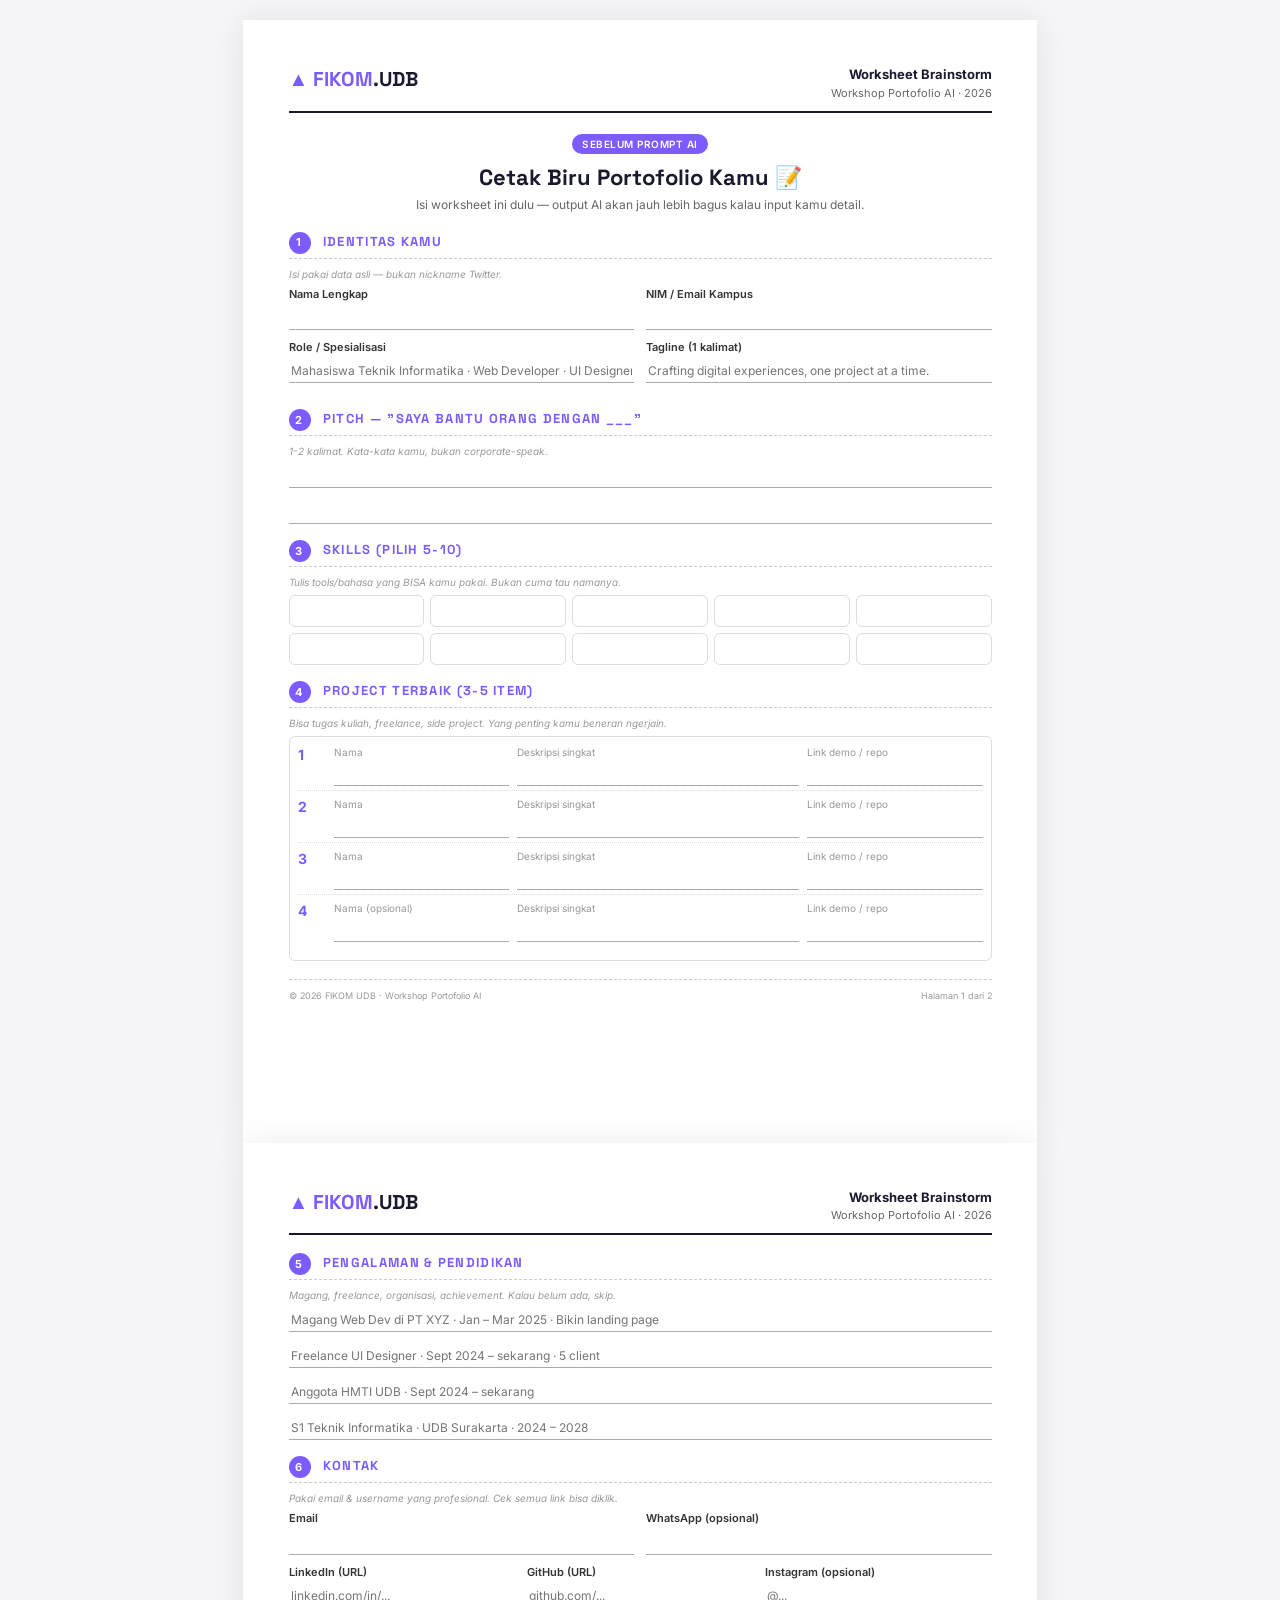
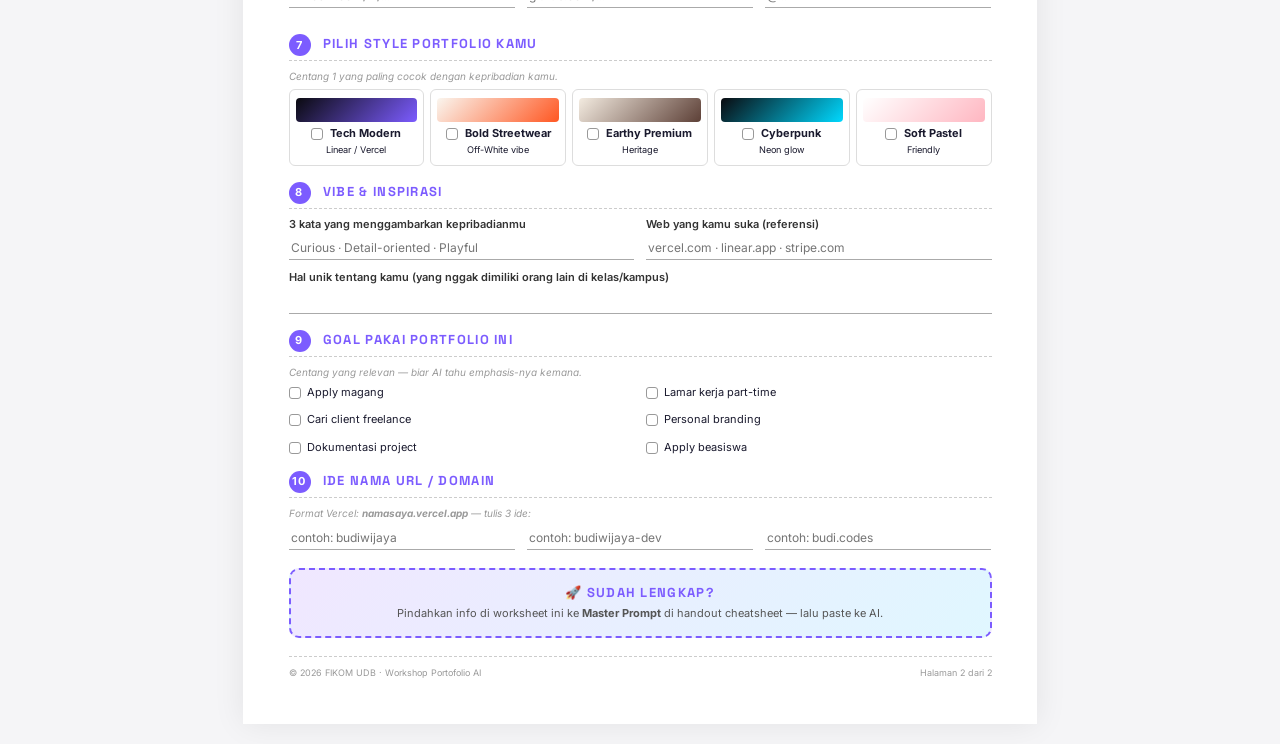
<file: handouts/worksheet-brainstorm.html>
<!DOCTYPE html>
<html lang="id">
<head>
    <meta charset="UTF-8">
    <title>Worksheet Brainstorm — Workshop Portfolio AI · FIKOM UDB</title>
    <link rel="preconnect" href="https://fonts.googleapis.com">
    <link rel="preconnect" href="https://fonts.gstatic.com" crossorigin>
    <link href="https://fonts.googleapis.com/css2?family=Space+Grotesk:wght@500;600;700&family=Inter:wght@400;500;600&display=swap" rel="stylesheet">
    <style>
        * { box-sizing: border-box; margin: 0; padding: 0; }
        @page { size: A4; margin: 12mm; }
        body {
            font-family: 'Inter', sans-serif;
            color: #1a1a2e;
            background: #f5f5f7;
            line-height: 1.4;
            padding: 20px;
        }
        h1, h2, h3, h4 { font-family: 'Space Grotesk', sans-serif; }
        .page {
            background: white;
            max-width: 210mm;
            min-height: 297mm;
            margin: 0 auto;
            padding: 12mm;
            box-shadow: 0 0 30px rgba(0,0,0,0.08);
            page-break-after: always;
        }
        .page:last-child { page-break-after: auto; }

        /* Header */
        header {
            display: flex; justify-content: space-between; align-items: flex-start;
            border-bottom: 2px solid #1a1a2e;
            padding-bottom: 10px; margin-bottom: 18px;
        }
        .logo {
            font-family: 'Space Grotesk', sans-serif;
            font-size: 20px; font-weight: 700;
            color: #7c5cff;
        }
        .logo span { color: #1a1a2e; }
        .meta { font-size: 11px; color: #666; text-align: right; }
        .meta strong { display: block; font-size: 13px; color: #1a1a2e; margin-bottom: 2px; }

        /* Title */
        .doc-title {
            text-align: center; margin-bottom: 18px;
        }
        .doc-title h1 { font-size: 22px; margin-bottom: 4px; }
        .doc-title p { font-size: 12px; color: #666; }
        .doc-title .badge {
            display: inline-block; background: #7c5cff; color: white;
            padding: 3px 10px; border-radius: 100px;
            font-size: 10px; font-weight: 600; letter-spacing: 0.05em;
            margin-bottom: 8px; text-transform: uppercase;
        }

        /* Section */
        section { margin-bottom: 16px; }
        section h3 {
            font-size: 13px; color: #7c5cff;
            text-transform: uppercase; letter-spacing: 0.1em;
            margin-bottom: 8px; padding-bottom: 4px;
            border-bottom: 1px dashed #ccc;
        }
        section h3 .num {
            background: #7c5cff; color: white;
            width: 22px; height: 22px; border-radius: 50%;
            display: inline-flex; align-items: center; justify-content: center;
            font-size: 11px; margin-right: 8px;
            font-family: 'Inter', sans-serif;
        }
        section .help {
            font-size: 10px; color: #999; font-style: italic;
            margin-bottom: 6px;
        }

        /* Form fields */
        .field {
            margin-bottom: 10px;
        }
        .field label {
            display: block; font-size: 11px;
            font-weight: 600; color: #333;
            margin-bottom: 3px;
        }
        .line {
            border: none; border-bottom: 1px solid #aaa;
            width: 100%; padding: 4px 2px;
            font-family: inherit; font-size: 12px;
            background: transparent;
        }
        .lines { display: grid; gap: 12px; }
        .grid-2 { display: grid; grid-template-columns: 1fr 1fr; gap: 12px; }
        .grid-3 { display: grid; grid-template-columns: 1fr 1fr 1fr; gap: 12px; }

        .box {
            border: 1px solid #ddd; border-radius: 6px;
            padding: 8px;
            min-height: 60px;
        }
        .box-row {
            display: grid;
            grid-template-columns: 28px 1fr 1.6fr 1fr;
            gap: 8px;
            margin-bottom: 6px; padding-bottom: 4px;
            border-bottom: 1px dotted #ddd;
        }
        .box-row:last-child { border-bottom: none; }
        .box-row .num {
            font-weight: 700; color: #7c5cff;
            font-size: 14px;
        }
        .box-row .lbl {
            font-size: 10px; color: #999;
            margin-bottom: 2px;
        }

        /* Skills grid */
        .skills-grid {
            display: grid; grid-template-columns: repeat(5, 1fr);
            gap: 6px;
        }
        .skill-cell {
            border: 1px solid #ddd; border-radius: 6px;
            padding: 6px 8px; min-height: 32px;
            font-size: 11px;
        }

        /* Style picker */
        .style-options {
            display: grid; grid-template-columns: repeat(5, 1fr);
            gap: 6px; margin-top: 4px;
        }
        .style-option {
            border: 1px solid #ddd; border-radius: 6px;
            padding: 8px 6px; text-align: center;
            font-size: 11px;
        }
        .style-option .preview {
            width: 100%; height: 24px; border-radius: 4px;
            margin-bottom: 4px;
        }
        .style-option .checkbox {
            display: inline-block; width: 12px; height: 12px;
            border: 1.5px solid #999; border-radius: 3px;
            margin-right: 4px; vertical-align: middle;
        }
        .preview-1 { background: linear-gradient(135deg, #0a0a0f, #7c5cff); }
        .preview-2 { background: linear-gradient(135deg, #faf6ef, #ff5722); }
        .preview-3 { background: linear-gradient(135deg, #f3ebe0, #5d4037); }
        .preview-4 { background: linear-gradient(135deg, #0a0a0f, #00d9ff); }
        .preview-5 { background: linear-gradient(135deg, #fff, #ffb6c1); }

        /* Footer */
        footer {
            margin-top: 18px; padding-top: 10px;
            border-top: 1px dashed #ccc;
            font-size: 9px; color: #999;
            display: flex; justify-content: space-between;
        }

        @media print {
            body { background: white; padding: 0; }
            .page { box-shadow: none; margin: 0; }
        }
    </style>
</head>
<body>

<!-- ============ PAGE 1 ============ -->
<div class="page">
    <header>
        <div class="logo">▲ FIKOM<span>.UDB</span></div>
        <div class="meta">
            <strong>Worksheet Brainstorm</strong>
            Workshop Portofolio AI · 2026
        </div>
    </header>

    <div class="doc-title">
        <span class="badge">Sebelum Prompt AI</span>
        <h1>Cetak Biru Portofolio Kamu 📝</h1>
        <p>Isi worksheet ini dulu — output AI akan jauh lebih bagus kalau input kamu detail.</p>
    </div>

    <!-- Section 1: Identitas -->
    <section>
        <h3><span class="num">1</span> Identitas Kamu</h3>
        <p class="help">Isi pakai data asli — bukan nickname Twitter.</p>
        <div class="grid-2">
            <div class="field">
                <label>Nama Lengkap</label>
                <input class="line" type="text">
            </div>
            <div class="field">
                <label>NIM / Email Kampus</label>
                <input class="line" type="text">
            </div>
        </div>
        <div class="grid-2">
            <div class="field">
                <label>Role / Spesialisasi</label>
                <input class="line" type="text" placeholder="Mahasiswa Teknik Informatika · Web Developer · UI Designer">
            </div>
            <div class="field">
                <label>Tagline (1 kalimat)</label>
                <input class="line" type="text" placeholder="Crafting digital experiences, one project at a time.">
            </div>
        </div>
    </section>

    <!-- Section 2: Pitch -->
    <section>
        <h3><span class="num">2</span> Pitch — "Saya Bantu Orang Dengan ___"</h3>
        <p class="help">1-2 kalimat. Kata-kata kamu, bukan corporate-speak.</p>
        <div class="lines">
            <input class="line" type="text">
            <input class="line" type="text">
        </div>
    </section>

    <!-- Section 3: Skills -->
    <section>
        <h3><span class="num">3</span> Skills (Pilih 5-10)</h3>
        <p class="help">Tulis tools/bahasa yang BISA kamu pakai. Bukan cuma tau namanya.</p>
        <div class="skills-grid">
            <div class="skill-cell"></div>
            <div class="skill-cell"></div>
            <div class="skill-cell"></div>
            <div class="skill-cell"></div>
            <div class="skill-cell"></div>
            <div class="skill-cell"></div>
            <div class="skill-cell"></div>
            <div class="skill-cell"></div>
            <div class="skill-cell"></div>
            <div class="skill-cell"></div>
        </div>
    </section>

    <!-- Section 4: Projects -->
    <section>
        <h3><span class="num">4</span> Project Terbaik (3-5 Item)</h3>
        <p class="help">Bisa tugas kuliah, freelance, side project. Yang penting kamu beneran ngerjain.</p>
        <div class="box">
            <div class="box-row">
                <span class="num">1</span>
                <div>
                    <div class="lbl">Nama</div>
                    <input class="line" type="text">
                </div>
                <div>
                    <div class="lbl">Deskripsi singkat</div>
                    <input class="line" type="text">
                </div>
                <div>
                    <div class="lbl">Link demo / repo</div>
                    <input class="line" type="text">
                </div>
            </div>
            <div class="box-row">
                <span class="num">2</span>
                <div>
                    <div class="lbl">Nama</div>
                    <input class="line" type="text">
                </div>
                <div>
                    <div class="lbl">Deskripsi singkat</div>
                    <input class="line" type="text">
                </div>
                <div>
                    <div class="lbl">Link demo / repo</div>
                    <input class="line" type="text">
                </div>
            </div>
            <div class="box-row">
                <span class="num">3</span>
                <div>
                    <div class="lbl">Nama</div>
                    <input class="line" type="text">
                </div>
                <div>
                    <div class="lbl">Deskripsi singkat</div>
                    <input class="line" type="text">
                </div>
                <div>
                    <div class="lbl">Link demo / repo</div>
                    <input class="line" type="text">
                </div>
            </div>
            <div class="box-row">
                <span class="num">4</span>
                <div>
                    <div class="lbl">Nama (opsional)</div>
                    <input class="line" type="text">
                </div>
                <div>
                    <div class="lbl">Deskripsi singkat</div>
                    <input class="line" type="text">
                </div>
                <div>
                    <div class="lbl">Link demo / repo</div>
                    <input class="line" type="text">
                </div>
            </div>
        </div>
    </section>

    <footer>
        <span>© 2026 FIKOM UDB · Workshop Portofolio AI</span>
        <span>Halaman 1 dari 2</span>
    </footer>
</div>

<!-- ============ PAGE 2 ============ -->
<div class="page">
    <header>
        <div class="logo">▲ FIKOM<span>.UDB</span></div>
        <div class="meta">
            <strong>Worksheet Brainstorm</strong>
            Workshop Portofolio AI · 2026
        </div>
    </header>

    <!-- Section 5: Experience -->
    <section>
        <h3><span class="num">5</span> Pengalaman & Pendidikan</h3>
        <p class="help">Magang, freelance, organisasi, achievement. Kalau belum ada, skip.</p>
        <div class="lines">
            <input class="line" type="text" placeholder="Magang Web Dev di PT XYZ · Jan – Mar 2025 · Bikin landing page">
            <input class="line" type="text" placeholder="Freelance UI Designer · Sept 2024 – sekarang · 5 client">
            <input class="line" type="text" placeholder="Anggota HMTI UDB · Sept 2024 – sekarang">
            <input class="line" type="text" placeholder="S1 Teknik Informatika · UDB Surakarta · 2024 – 2028">
        </div>
    </section>

    <!-- Section 6: Kontak -->
    <section>
        <h3><span class="num">6</span> Kontak</h3>
        <p class="help">Pakai email & username yang profesional. Cek semua link bisa diklik.</p>
        <div class="grid-2">
            <div class="field">
                <label>Email</label>
                <input class="line" type="email">
            </div>
            <div class="field">
                <label>WhatsApp (opsional)</label>
                <input class="line" type="text">
            </div>
        </div>
        <div class="grid-3">
            <div class="field">
                <label>LinkedIn (URL)</label>
                <input class="line" type="text" placeholder="linkedin.com/in/...">
            </div>
            <div class="field">
                <label>GitHub (URL)</label>
                <input class="line" type="text" placeholder="github.com/...">
            </div>
            <div class="field">
                <label>Instagram (opsional)</label>
                <input class="line" type="text" placeholder="@...">
            </div>
        </div>
    </section>

    <!-- Section 7: Style -->
    <section>
        <h3><span class="num">7</span> Pilih Style Portfolio Kamu</h3>
        <p class="help">Centang 1 yang paling cocok dengan kepribadian kamu.</p>
        <div class="style-options">
            <div class="style-option">
                <div class="preview preview-1"></div>
                <span class="checkbox"></span>
                <strong>Tech Modern</strong><br>
                <small>Linear / Vercel</small>
            </div>
            <div class="style-option">
                <div class="preview preview-2"></div>
                <span class="checkbox"></span>
                <strong>Bold Streetwear</strong><br>
                <small>Off-White vibe</small>
            </div>
            <div class="style-option">
                <div class="preview preview-3"></div>
                <span class="checkbox"></span>
                <strong>Earthy Premium</strong><br>
                <small>Heritage</small>
            </div>
            <div class="style-option">
                <div class="preview preview-4"></div>
                <span class="checkbox"></span>
                <strong>Cyberpunk</strong><br>
                <small>Neon glow</small>
            </div>
            <div class="style-option">
                <div class="preview preview-5"></div>
                <span class="checkbox"></span>
                <strong>Soft Pastel</strong><br>
                <small>Friendly</small>
            </div>
        </div>
    </section>

    <!-- Section 8: Vibe -->
    <section>
        <h3><span class="num">8</span> Vibe & Inspirasi</h3>
        <div class="grid-2">
            <div class="field">
                <label>3 kata yang menggambarkan kepribadianmu</label>
                <input class="line" type="text" placeholder="Curious · Detail-oriented · Playful">
            </div>
            <div class="field">
                <label>Web yang kamu suka (referensi)</label>
                <input class="line" type="text" placeholder="vercel.com · linear.app · stripe.com">
            </div>
        </div>
        <div class="field">
            <label>Hal unik tentang kamu (yang nggak dimiliki orang lain di kelas/kampus)</label>
            <input class="line" type="text">
        </div>
    </section>

    <!-- Section 9: Goal -->
    <section>
        <h3><span class="num">9</span> Goal Pakai Portfolio Ini</h3>
        <p class="help">Centang yang relevan — biar AI tahu emphasis-nya kemana.</p>
        <div class="grid-2" style="font-size: 11px;">
            <div><span class="checkbox" style="display: inline-block; width: 12px; height: 12px; border: 1.5px solid #999; border-radius: 3px; margin-right: 6px; vertical-align: middle;"></span>Apply magang</div>
            <div><span class="checkbox" style="display: inline-block; width: 12px; height: 12px; border: 1.5px solid #999; border-radius: 3px; margin-right: 6px; vertical-align: middle;"></span>Lamar kerja part-time</div>
            <div><span class="checkbox" style="display: inline-block; width: 12px; height: 12px; border: 1.5px solid #999; border-radius: 3px; margin-right: 6px; vertical-align: middle;"></span>Cari client freelance</div>
            <div><span class="checkbox" style="display: inline-block; width: 12px; height: 12px; border: 1.5px solid #999; border-radius: 3px; margin-right: 6px; vertical-align: middle;"></span>Personal branding</div>
            <div><span class="checkbox" style="display: inline-block; width: 12px; height: 12px; border: 1.5px solid #999; border-radius: 3px; margin-right: 6px; vertical-align: middle;"></span>Dokumentasi project</div>
            <div><span class="checkbox" style="display: inline-block; width: 12px; height: 12px; border: 1.5px solid #999; border-radius: 3px; margin-right: 6px; vertical-align: middle;"></span>Apply beasiswa</div>
        </div>
    </section>

    <!-- Section 10: Domain Idea -->
    <section>
        <h3><span class="num">10</span> Ide Nama URL / Domain</h3>
        <p class="help">Format Vercel: <strong>namasaya.vercel.app</strong> — tulis 3 ide:</p>
        <div class="grid-3">
            <input class="line" type="text" placeholder="contoh: budiwijaya">
            <input class="line" type="text" placeholder="contoh: budiwijaya-dev">
            <input class="line" type="text" placeholder="contoh: budi.codes">
        </div>
    </section>

    <!-- Done banner -->
    <section style="margin-top: 18px; padding: 14px; background: linear-gradient(135deg, #f0e7ff, #e0f7ff); border-radius: 10px; text-align: center; border: 2px dashed #7c5cff;">
        <h3 style="color: #7c5cff; border: none; padding: 0; margin-bottom: 4px;">🚀 Sudah Lengkap?</h3>
        <p style="font-size: 11px; color: #555;">Pindahkan info di worksheet ini ke <strong>Master Prompt</strong> di handout cheatsheet — lalu paste ke AI.</p>
    </section>

    <footer>
        <span>© 2026 FIKOM UDB · Workshop Portofolio AI</span>
        <span>Halaman 2 dari 2</span>
    </footer>
</div>

</body>
</html>
</file>
<file: certificate/style.css>
/* ===== Variables ===== */
:root {
    --bg: #1a1a26;
    --bg-card: #14141f;
    --surface: #1f1f2e;
    --border: rgba(255,255,255,0.1);
    --text: #f0f0f5;
    --text-dim: #b0b0c0;
    --primary: #7c5cff;
    --accent: #00d9ff;
    --gold: #d4af37;
    --gold-dark: #b8860b;
    --cream: #f8f4ec;
    --paper: #fffef7;
}

* { margin: 0; padding: 0; box-sizing: border-box; }
body {
    font-family: 'Inter', sans-serif;
    background: var(--bg);
    color: var(--text);
    -webkit-font-smoothing: antialiased;
}

/* ===== Topbar ===== */
.topbar {
    background: var(--bg-card);
    border-bottom: 1px solid var(--border);
    padding: 14px 28px;
    display: flex; justify-content: space-between; align-items: center;
}
.brand { display: flex; align-items: center; gap: 8px; font-family: 'Playfair Display', serif; font-size: 18px; font-weight: 700; }
.brand-mark { color: var(--accent); }
.brand-text strong { color: var(--accent); }
.actions { display: flex; gap: 10px; }
.btn-action {
    padding: 9px 16px;
    background: var(--gold);
    color: #1a1a26;
    border: none; border-radius: 8px;
    font-weight: 600; font-size: 13px; cursor: pointer;
    transition: all 0.2s;
}
.btn-action:hover { background: var(--gold-dark); transform: translateY(-1px); }

/* ===== Main Layout ===== */
.main {
    display: grid;
    grid-template-columns: 320px 1fr;
    gap: 0;
    min-height: calc(100vh - 60px);
}

/* ===== Editor Sidebar ===== */
.editor {
    background: var(--bg-card);
    border-right: 1px solid var(--border);
    padding: 24px 20px;
    overflow-y: auto;
    max-height: calc(100vh - 60px);
}
.editor h2 { font-family: 'Playfair Display', serif; font-size: 1.3rem; margin-bottom: 6px; }
.editor h3 { font-family: 'Playfair Display', serif; font-size: 1rem; margin-bottom: 8px; margin-top: 4px; }
.hint { color: var(--text-dim); font-size: 12px; margin-bottom: 18px; line-height: 1.5; }

.field {
    margin-bottom: 14px;
}
.field label {
    display: block;
    font-size: 11px;
    color: var(--text-dim);
    margin-bottom: 4px;
    text-transform: uppercase;
    letter-spacing: 0.05em;
    font-weight: 600;
}
.field input,
.field select,
.field textarea {
    width: 100%;
    padding: 9px 12px;
    background: var(--surface);
    border: 1px solid var(--border);
    border-radius: 6px;
    color: var(--text);
    font-family: inherit;
    font-size: 13px;
}
.field input:focus,
.field select:focus,
.field textarea:focus {
    outline: none;
    border-color: var(--gold);
    box-shadow: 0 0 0 2px rgba(212, 175, 55, 0.2);
}

.bulk-section {
    margin-top: 24px;
    padding: 16px;
    background: rgba(212, 175, 55, 0.08);
    border: 1px solid rgba(212, 175, 55, 0.2);
    border-radius: 10px;
}
.bulk-section textarea {
    width: 100%;
    padding: 10px;
    background: var(--bg);
    border: 1px solid var(--border);
    border-radius: 6px;
    color: var(--text);
    font-family: 'Inter', sans-serif;
    font-size: 12px;
    margin-bottom: 10px;
    resize: vertical;
}
.btn-bulk {
    width: 100%;
    padding: 10px;
    background: var(--gold);
    color: #1a1a26;
    border: none; border-radius: 6px;
    font-weight: 600; font-size: 13px; cursor: pointer;
}
.btn-bulk:hover { background: var(--gold-dark); }
.bulk-status {
    font-size: 11px;
    color: var(--text-dim);
    margin-top: 8px;
    text-align: center;
}

.info-box {
    margin-top: 24px;
    padding: 14px;
    background: rgba(124, 92, 255, 0.08);
    border: 1px solid rgba(124, 92, 255, 0.2);
    border-radius: 8px;
    font-size: 12px;
    color: var(--text-dim);
}
.info-box strong { color: var(--text); display: block; margin-bottom: 6px; }
.info-box ul { padding-left: 16px; }
.info-box li { padding: 2px 0; }

/* ===== Preview Area ===== */
.preview-area {
    padding: 30px;
    background: var(--bg);
    overflow-y: auto;
    max-height: calc(100vh - 60px);
    display: flex;
    align-items: flex-start;
    justify-content: center;
}
.cert-wrapper {
    width: 100%;
    max-width: 900px;
    aspect-ratio: 297 / 210;
}

/* ===== Certificate (A4 Landscape) ===== */
.certificate {
    width: 100%;
    height: 100%;
    background: var(--paper);
    color: #2a2a3a;
    padding: 50px 60px;
    position: relative;
    box-shadow: 0 30px 80px rgba(0,0,0,0.4);
    font-family: 'Inter', sans-serif;
    overflow: hidden;
    display: flex;
    flex-direction: column;
}

/* Borders */
.cert-border-outer {
    position: absolute;
    inset: 14px;
    border: 2px solid var(--gold);
    border-radius: 4px;
    pointer-events: none;
}
.cert-border-inner {
    position: absolute;
    inset: 22px;
    border: 1px solid var(--gold);
    pointer-events: none;
}

/* Corners */
.corner {
    position: absolute;
    color: var(--gold);
    font-size: 1.5rem;
    line-height: 1;
}
.corner-tl { top: 30px; left: 30px; }
.corner-tr { top: 30px; right: 30px; transform: scaleX(-1); }
.corner-bl { bottom: 30px; left: 30px; transform: scaleY(-1); }
.corner-br { bottom: 30px; right: 30px; transform: scale(-1); }

/* Header */
.cert-header {
    text-align: center;
    margin-bottom: 12px;
    z-index: 1;
}
.cert-logo {
    display: inline-flex;
    align-items: center;
    gap: 8px;
    font-family: 'Playfair Display', serif;
    font-weight: 700;
    font-size: 1.5rem;
    color: #2a2a3a;
}
.cert-mark { color: var(--gold); font-size: 1.3rem; }
.cert-faculty {
    font-size: 11px;
    color: #666;
    letter-spacing: 0.1em;
    margin-top: 4px;
    text-transform: uppercase;
}

/* Title */
.cert-title {
    text-align: center;
    margin: 16px 0 8px;
    z-index: 1;
}
.cert-eyebrow {
    font-family: 'Cormorant Garamond', serif;
    font-style: italic;
    color: var(--gold-dark);
    letter-spacing: 0.2em;
    font-size: 14px;
}
.cert-title h1 {
    font-family: 'Playfair Display', serif;
    font-size: clamp(1.8rem, 3.5vw, 2.8rem);
    font-weight: 900;
    color: #1a1a2e;
    margin: 4px 0;
    letter-spacing: 0.02em;
}
.cert-divider {
    display: flex;
    align-items: center;
    justify-content: center;
    gap: 12px;
    margin: 10px 0;
}
.cert-divider .line {
    width: 80px;
    height: 1px;
    background: var(--gold);
}
.cert-divider .diamond {
    color: var(--gold);
    font-size: 0.8rem;
}

/* Body */
.cert-body {
    text-align: center;
    flex: 1;
    display: flex;
    flex-direction: column;
    justify-content: center;
    z-index: 1;
}
.given {
    font-family: 'Cormorant Garamond', serif;
    font-style: italic;
    font-size: 1rem;
    color: #555;
    margin-bottom: 8px;
}
.participant {
    font-family: 'Playfair Display', serif;
    font-size: clamp(2rem, 4vw, 3rem);
    color: #1a1a2e;
    margin-bottom: 6px;
    line-height: 1.1;
    font-weight: 700;
}
.nim-prodi {
    font-size: 12px;
    color: #777;
    margin-bottom: 14px;
    letter-spacing: 0.05em;
}
.achievement {
    font-family: 'Cormorant Garamond', serif;
    font-size: 1rem;
    color: #555;
    font-style: italic;
    margin-bottom: 8px;
}
.workshop-title {
    font-family: 'Playfair Display', serif;
    font-size: clamp(1rem, 1.5vw, 1.3rem);
    color: #2a2a3a;
    margin-bottom: 14px;
    line-height: 1.3;
    font-weight: 700;
}
.date {
    font-size: 12px;
    color: #555;
}
.date strong { color: #1a1a2e; }

/* Footer */
.cert-footer {
    display: grid;
    grid-template-columns: 1fr auto 1fr;
    align-items: end;
    gap: 30px;
    margin-top: 20px;
    z-index: 1;
}
.signature {
    text-align: center;
    font-size: 11px;
}
.sig-line {
    width: 100%;
    height: 1px;
    background: #aaa;
    margin-bottom: 8px;
}
.signature strong {
    display: block;
    font-family: 'Playfair Display', serif;
    font-size: 13px;
    color: #1a1a2e;
}
.signature span {
    display: block;
    color: #777;
    font-size: 10px;
    margin-top: 2px;
}

.seal-circle {
    width: 70px;
    height: 70px;
    border: 2px solid var(--gold);
    border-radius: 50%;
    display: flex;
    flex-direction: column;
    align-items: center;
    justify-content: center;
    color: var(--gold-dark);
    font-weight: 700;
    background: rgba(212, 175, 55, 0.05);
    position: relative;
}
.seal-circle::before {
    content: '';
    position: absolute;
    inset: 4px;
    border: 1px dashed var(--gold);
    border-radius: 50%;
}
.seal-icon { font-size: 1.5rem; line-height: 1; }
.seal-text {
    font-size: 8px;
    letter-spacing: 0.1em;
    margin-top: 2px;
}

/* Cert meta (bottom) */
.cert-meta {
    position: absolute;
    bottom: 20px;
    left: 60px;
    right: 60px;
    display: flex;
    justify-content: space-between;
    font-size: 10px;
    color: #999;
    z-index: 1;
}
.cert-meta strong { color: #555; }
.cert-tag { font-style: italic; }

/* ===== Theme: Modern ===== */
.certificate.theme-modern {
    background: linear-gradient(135deg, #0a0a0f 0%, #1a1a2e 100%);
    color: #f0f0f5;
}
.theme-modern .cert-border-outer,
.theme-modern .cert-border-inner { border-color: var(--accent); }
.theme-modern .corner { color: var(--accent); }
.theme-modern .cert-logo { color: #f0f0f5; }
.theme-modern .cert-mark { color: var(--accent); }
.theme-modern .cert-faculty { color: #888899; }
.theme-modern .cert-eyebrow { color: var(--accent); }
.theme-modern .cert-title h1 {
    background: linear-gradient(135deg, #7c5cff, #00d9ff);
    -webkit-background-clip: text;
    background-clip: text;
    color: transparent;
}
.theme-modern .cert-divider .line { background: var(--accent); }
.theme-modern .cert-divider .diamond { color: var(--accent); }
.theme-modern .given,
.theme-modern .achievement,
.theme-modern .date { color: #888899; }
.theme-modern .date strong { color: #f0f0f5; }
.theme-modern .participant { color: #f0f0f5; }
.theme-modern .workshop-title { color: #d0d0e0; }
.theme-modern .nim-prodi { color: #999; }
.theme-modern .signature strong { color: #f0f0f5; }
.theme-modern .signature span { color: #888899; }
.theme-modern .sig-line { background: rgba(255,255,255,0.2); }
.theme-modern .seal-circle {
    border-color: var(--accent);
    color: var(--accent);
    background: rgba(0, 217, 255, 0.05);
}
.theme-modern .seal-circle::before { border-color: var(--accent); }
.theme-modern .cert-meta { color: #666; }
.theme-modern .cert-meta strong { color: #999; }

/* ===== Theme: Minimal ===== */
.certificate.theme-minimal {
    background: var(--paper);
    color: #2a2a3a;
}
.theme-minimal .cert-border-outer { border-color: #e8e8e8; }
.theme-minimal .cert-border-inner { display: none; }
.theme-minimal .corner { display: none; }
.theme-minimal .cert-mark { color: #2a2a3a; }
.theme-minimal .cert-eyebrow { color: #999; letter-spacing: 0.3em; }
.theme-minimal .cert-divider .line { background: #ddd; }
.theme-minimal .cert-divider .diamond { color: #999; }
.theme-minimal .seal-circle {
    border-color: #e8e8e8;
    color: #555;
    background: white;
}
.theme-minimal .seal-circle::before { border-color: #e8e8e8; }

/* ===== Print ===== */
@media print {
    body { background: white; }
    .topbar, .editor, .info-box { display: none !important; }
    .main { grid-template-columns: 1fr; }
    .preview-area { padding: 0; max-height: none; }
    .cert-wrapper {
        max-width: none;
        aspect-ratio: 297 / 210;
        width: 100%;
        height: 100vh;
    }
    .certificate { box-shadow: none; }
    @page {
        size: A4 landscape;
        margin: 0;
    }
}

/* ===== Responsive ===== */
@media (max-width: 968px) {
    .main { grid-template-columns: 1fr; }
    .editor {
        max-height: none;
        border-right: none;
        border-bottom: 1px solid var(--border);
    }
    .preview-area { padding: 20px; max-height: none; }
}
</file>
<file: registration/style.css>
/* ===== Variables ===== */
:root {
    --bg: #0a0a0f;
    --bg-card: #14141f;
    --surface: #1a1a26;
    --border: rgba(255,255,255,0.08);
    --border-input: rgba(255,255,255,0.12);
    --text: #f0f0f5;
    --text-dim: #b0b0c0;
    --text-light: #888899;
    --primary: #7c5cff;
    --primary-light: #a78bfa;
    --accent: #00d9ff;
    --success: #4ade80;
    --gradient: linear-gradient(135deg, #7c5cff, #00d9ff);
    --radius: 14px;
    --radius-sm: 8px;
}

* { margin: 0; padding: 0; box-sizing: border-box; }
html { scroll-behavior: smooth; }
body {
    font-family: 'Inter', sans-serif;
    background: var(--bg);
    color: var(--text);
    line-height: 1.6;
    min-height: 100vh;
    overflow-x: hidden;
    -webkit-font-smoothing: antialiased;
}
img { max-width: 100%; display: block; }
a { color: inherit; text-decoration: none; }
ul { list-style: none; }
button { cursor: pointer; border: none; font-family: inherit; }

h1, h2, h3, h4 { font-family: 'Space Grotesk', sans-serif; font-weight: 700; line-height: 1.15; letter-spacing: -0.02em; }

/* Background blobs */
.bg-blob {
    position: fixed; border-radius: 50%; filter: blur(120px); opacity: 0.3;
    z-index: 0; pointer-events: none;
    animation: float 14s ease-in-out infinite;
}
.blob-1 { width: 500px; height: 500px; background: var(--primary); top: -100px; left: -100px; }
.blob-2 { width: 400px; height: 400px; background: var(--accent); bottom: -100px; right: -100px; animation-delay: -7s; }
@keyframes float { 0%, 100% { transform: translate(0,0) scale(1); } 50% { transform: translate(40px, -40px) scale(1.1); } }

/* ===== Topbar ===== */
.topbar {
    max-width: 1200px;
    margin: 0 auto; padding: 24px 32px;
    display: flex; justify-content: space-between; align-items: center;
    position: relative; z-index: 2;
}
.brand { display: flex; align-items: center; gap: 8px; font-family: 'Space Grotesk', sans-serif; font-size: 18px; font-weight: 600; }
.brand-mark { color: var(--accent); }
.brand-text strong { color: var(--accent); }
.event-meta {
    font-family: 'Space Grotesk', sans-serif;
    font-size: 12px; color: var(--text-dim);
    letter-spacing: 0.15em;
    background: rgba(124, 92, 255, 0.1);
    padding: 6px 12px; border-radius: 100px;
    border: 1px solid rgba(124, 92, 255, 0.2);
}

/* ===== Container ===== */
.container {
    max-width: 1200px; margin: 0 auto;
    padding: 20px 32px 60px;
    position: relative; z-index: 2;
}
.grid {
    display: grid;
    grid-template-columns: 1fr 1.1fr;
    gap: 60px;
    align-items: start;
}

/* ===== Event Info (Left) ===== */
.event-info { padding-top: 20px; }
.badge {
    display: inline-block;
    padding: 6px 14px;
    background: rgba(255, 184, 77, 0.1);
    border: 1px solid rgba(255, 184, 77, 0.3);
    border-radius: 100px;
    font-size: 12px; color: #ffb84d; font-weight: 600;
    letter-spacing: 0.05em;
    margin-bottom: 20px;
}
.title {
    font-size: clamp(2rem, 4vw, 3.2rem);
    margin-bottom: 20px;
}
.gradient {
    background: var(--gradient);
    -webkit-background-clip: text;
    background-clip: text;
    color: transparent;
}
.muted { color: var(--text-dim); font-weight: 400; font-size: 0.65em; }
.subtitle {
    font-size: 1rem;
    color: var(--text-dim);
    margin-bottom: 32px;
    max-width: 480px;
}

.info-grid {
    display: grid;
    grid-template-columns: 1fr 1fr;
    gap: 12px;
    margin-bottom: 32px;
}
.info-item {
    display: flex; gap: 10px;
    padding: 14px;
    background: rgba(255,255,255,0.03);
    border: 1px solid var(--border);
    border-radius: var(--radius-sm);
}
.info-icon { font-size: 1.5rem; flex-shrink: 0; }
.info-item strong {
    display: block; font-size: 12px;
    color: var(--text-dim); margin-bottom: 2px;
    letter-spacing: 0.05em; text-transform: uppercase;
}
.info-item span { font-size: 14px; font-weight: 500; }
.info-item .free { color: var(--success); font-weight: 700; }

.benefits {
    background: linear-gradient(135deg, rgba(124, 92, 255, 0.08), rgba(0, 217, 255, 0.04));
    border: 1px solid rgba(124, 92, 255, 0.2);
    border-radius: var(--radius);
    padding: 20px 24px;
}
.benefits h4 {
    font-size: 13px;
    color: var(--primary-light);
    text-transform: uppercase;
    letter-spacing: 0.1em;
    margin-bottom: 12px;
}
.benefits ul li {
    padding: 6px 0;
    font-size: 14px;
    color: var(--text-dim);
}

/* ===== Form Card (Right) ===== */
.form-card {
    background: var(--bg-card);
    border: 1px solid var(--border);
    border-radius: 20px;
    padding: 32px;
    box-shadow: 0 20px 80px rgba(0,0,0,0.3);
    position: relative;
    overflow: hidden;
}
.form-card::before {
    content: '';
    position: absolute;
    top: 0; left: 0; right: 0;
    height: 3px;
    background: var(--gradient);
}
.form-head { margin-bottom: 24px; }
.form-head h2 {
    font-size: 1.6rem;
    margin-bottom: 6px;
}
.form-head p {
    color: var(--text-dim);
    font-size: 14px;
}

/* ===== Form ===== */
.form { display: flex; flex-direction: column; gap: 18px; }
.form-row { display: grid; grid-template-columns: 1fr 1fr; gap: 14px; }
.field { display: flex; flex-direction: column; gap: 6px; }
.field label {
    font-size: 13px; font-weight: 500;
    color: var(--text-dim);
}
.field input,
.field select,
.field textarea {
    padding: 12px 14px;
    background: var(--surface);
    border: 1px solid var(--border-input);
    border-radius: var(--radius-sm);
    color: var(--text);
    font-family: inherit;
    font-size: 14px;
    transition: all 0.2s;
}
.field input:focus,
.field select:focus,
.field textarea:focus {
    outline: none;
    border-color: var(--primary);
    background: rgba(124, 92, 255, 0.05);
    box-shadow: 0 0 0 3px rgba(124, 92, 255, 0.15);
}
.field input::placeholder,
.field textarea::placeholder { color: var(--text-light); }
.field textarea { resize: vertical; min-height: 70px; font-family: inherit; }

.field select {
    appearance: none;
    background-image: url("data:image/svg+xml,%3Csvg xmlns='http://www.w3.org/2000/svg' viewBox='0 0 24 24' fill='%238888a0'%3E%3Cpath d='M7 10l5 5 5-5z'/%3E%3C/svg%3E");
    background-repeat: no-repeat;
    background-position: right 10px center;
    background-size: 20px;
    padding-right: 36px;
}

/* Radio group */
.radio-group {
    display: grid;
    grid-template-columns: 1fr 1fr;
    gap: 8px;
}
.radio-group.inline { grid-template-columns: repeat(auto-fit, minmax(140px, 1fr)); }
.radio {
    display: flex;
    align-items: center;
    gap: 8px;
    padding: 10px 12px;
    background: var(--surface);
    border: 1px solid var(--border-input);
    border-radius: var(--radius-sm);
    cursor: pointer;
    transition: all 0.2s;
    font-size: 13px;
}
.radio:hover { background: rgba(124, 92, 255, 0.08); }
.radio input[type="radio"] { accent-color: var(--primary); }
.radio:has(input:checked) {
    border-color: var(--primary);
    background: rgba(124, 92, 255, 0.12);
}

/* Checklist */
.checklist {
    background: rgba(255, 184, 77, 0.05);
    border: 1px solid rgba(255, 184, 77, 0.2);
    border-radius: var(--radius);
    padding: 16px 20px;
    display: flex; flex-direction: column; gap: 10px;
}
.checklist h4 { font-size: 14px; }
.check-help {
    font-size: 12px; color: var(--text-dim);
    margin-bottom: 4px;
}
.check {
    display: flex; gap: 10px; align-items: flex-start;
    font-size: 13px; cursor: pointer;
    color: var(--text-dim);
}
.check input[type="checkbox"] {
    width: 18px; height: 18px;
    accent-color: var(--primary);
    flex-shrink: 0;
    margin-top: 2px;
}
.check span { line-height: 1.4; }

/* Submit */
.btn-submit {
    background: var(--gradient);
    color: white;
    padding: 16px;
    border-radius: var(--radius-sm);
    font-weight: 600;
    font-size: 15px;
    cursor: pointer;
    transition: all 0.2s;
    box-shadow: 0 8px 30px rgba(124, 92, 255, 0.3);
}
.btn-submit:hover {
    transform: translateY(-2px);
    box-shadow: 0 12px 40px rgba(124, 92, 255, 0.5);
}
.btn-submit:active { transform: translateY(0); }
.btn-submit:disabled { opacity: 0.5; cursor: not-allowed; transform: none; }

.btn-secondary {
    background: var(--surface);
    color: var(--text);
    padding: 12px 24px;
    border-radius: var(--radius-sm);
    font-weight: 500;
    font-size: 14px;
    border: 1px solid var(--border-input);
    cursor: pointer;
    transition: all 0.2s;
}
.btn-secondary:hover { background: rgba(124, 92, 255, 0.1); border-color: var(--primary); }

.form-note {
    text-align: center;
    font-size: 12px;
    color: var(--text-light);
}

/* Success state */
.success {
    display: none;
    text-align: center;
    padding: 40px 20px;
}
.success.show { display: block; animation: fadeIn 0.5s ease-out; }
@keyframes fadeIn { from { opacity: 0; transform: translateY(20px); } to { opacity: 1; transform: translateY(0); } }
.success-emoji { font-size: 4rem; margin-bottom: 16px; }
.success h3 {
    font-size: 1.5rem;
    margin-bottom: 8px;
    background: var(--gradient);
    -webkit-background-clip: text;
    background-clip: text;
    color: transparent;
}
.success > p {
    color: var(--text-dim);
    margin-bottom: 28px;
}
.next-steps {
    background: var(--surface);
    border: 1px solid var(--border);
    border-radius: var(--radius);
    padding: 20px;
    text-align: left;
    margin-bottom: 24px;
}
.next-steps h4 {
    font-size: 14px;
    color: var(--primary-light);
    margin-bottom: 12px;
    text-transform: uppercase;
    letter-spacing: 0.1em;
}
.next-steps ol {
    padding-left: 20px;
    color: var(--text-dim);
    font-size: 14px;
}
.next-steps li { padding: 4px 0; }

/* ===== Footer ===== */
.footer {
    max-width: 1200px;
    margin: 0 auto;
    padding: 30px 32px;
    border-top: 1px solid var(--border);
    text-align: center;
    font-size: 13px;
    color: var(--text-light);
    position: relative; z-index: 2;
}
.footer a { color: var(--primary-light); }
.footer a:hover { color: var(--accent); }

/* ===== Responsive ===== */
@media (max-width: 968px) {
    .grid { grid-template-columns: 1fr; gap: 32px; }
    .info-grid { grid-template-columns: 1fr 1fr; }
}
@media (max-width: 640px) {
    .topbar, .container, .footer { padding-left: 20px; padding-right: 20px; }
    .form-card { padding: 24px 20px; }
    .form-row { grid-template-columns: 1fr; gap: 18px; }
    .info-grid { grid-template-columns: 1fr; }
    .radio-group { grid-template-columns: 1fr; }
}
</file>
<file: slides/style.css>
/* ===== Variables ===== */
:root {
    --bg: #f8fafc;
    --bg-2: #ffffff;
    --surface: #ffffff;
    --border: rgba(0,0,0,0.08);
    --border-2: rgba(0,0,0,0.12);
    --text: #1e293b;
    --text-dim: #475569;
    --text-light: #94a3b8;
    --primary: #6d28d9;
    --primary-light: #7c3aed;
    --accent: #2563eb;
    --accent-2: #dc2626;
    --warning: #d97706;
    --success: #16a34a;
    --gradient: linear-gradient(135deg, #6d28d9, #2563eb);
    --gradient-2: linear-gradient(135deg, #dc2626, #6d28d9);
    --shadow: 0 20px 60px rgba(109, 40, 217, 0.1);
}

* { margin: 0; padding: 0; box-sizing: border-box; }

body {
    font-family: 'Inter', sans-serif;
    background: var(--bg);
    color: var(--text);
    overflow: hidden;
    height: 100vh;
    -webkit-font-smoothing: antialiased;
}

h1, h2, h3, h4 {
    font-family: 'Space Grotesk', sans-serif;
    font-weight: 700;
    line-height: 1.15;
    letter-spacing: -0.02em;
}

code, pre {
    font-family: 'JetBrains Mono', monospace;
}

/* ===== Progress Bar ===== */
.progress {
    position: fixed; top: 0; left: 0; right: 0; height: 3px;
    background: rgba(0,0,0,0.04);
    z-index: 100;
}
.progress-bar {
    height: 100%;
    background: var(--gradient);
    transition: width 0.4s cubic-bezier(0.4, 0, 0.2, 1);
    box-shadow: 0 0 20px rgba(109, 40, 217, 0.3);
}

/* ===== Counter ===== */
.counter {
    position: fixed; bottom: 20px; left: 30px;
    z-index: 100;
    font-family: 'JetBrains Mono', monospace;
    font-size: 1rem;
    color: var(--text-dim);
    background: rgba(255,255,255,0.9);
    padding: 8px 14px; border-radius: 100px;
    backdrop-filter: blur(10px);
    border: 1px solid var(--border);
}
.counter span#currentSlide { color: var(--accent); font-weight: 600; }

/* ===== Nav buttons ===== */
.nav-buttons {
    position: fixed; bottom: 20px; right: 30px;
    z-index: 100; display: flex; gap: 8px;
}
.nav-btn {
    width: 48px; height: 48px; border-radius: 50%;
    background: rgba(255,255,255,0.9);
    border: 1px solid var(--border);
    color: var(--text); font-size: 1.3rem; cursor: pointer;
    transition: all 0.2s; backdrop-filter: blur(10px);
}
.nav-btn:hover { background: var(--primary); border-color: var(--primary); color: white; transform: translateY(-2px); }
.nav-btn:disabled { opacity: 0.3; cursor: not-allowed; }
.nav-btn-fs { font-size: 1.4rem; }
.nav-btn-fs.active-fs { background: var(--primary); color: white; border-color: var(--primary); }

/* ===== Hint ===== */
.hint {
    position: fixed; top: 20px; right: 30px;
    z-index: 100;
    font-size: 0.95rem; color: var(--text-light);
    background: rgba(255,255,255,0.9);
    padding: 8px 14px; border-radius: 100px;
    border: 1px solid var(--border);
    backdrop-filter: blur(10px);
}
.hint kbd {
    background: rgba(0,0,0,0.06);
    padding: 2px 6px; border-radius: 4px;
    font-family: 'JetBrains Mono', monospace;
    font-size: 0.85rem; color: var(--text);
    margin: 0 2px;
}

/* ===== Slides ===== */
.slides { position: relative; height: 100vh; width: 100vw; }
.slide {
    position: absolute; inset: 0;
    display: flex; align-items: center; justify-content: center;
    padding: 60px 50px;
    opacity: 0; visibility: hidden;
    transform: translateY(20px);
    transition: opacity 0.5s ease, transform 0.5s ease, visibility 0.5s;
    overflow-y: auto;
}
.slide.active {
    opacity: 1; visibility: visible;
    transform: translateY(0);
}
.slide-inner {
    width: 100%; max-width: 1200px;
    margin: auto;
    position: relative; z-index: 2;
}

/* Background Effects */
.bg-grid {
    position: absolute; inset: 0;
    background-image:
        linear-gradient(rgba(109, 40, 217, 0.04) 1px, transparent 1px),
        linear-gradient(90deg, rgba(109, 40, 217, 0.04) 1px, transparent 1px);
    background-size: 60px 60px;
    mask-image: radial-gradient(ellipse at center, black 30%, transparent 70%);
    z-index: 0;
}
.bg-blob {
    position: absolute; border-radius: 50%;
    filter: blur(100px); opacity: 0.12;
    z-index: 0;
    animation: float 12s ease-in-out infinite;
}
.blob-1 { width: 500px; height: 500px; background: var(--primary); top: -100px; left: -100px; }
.blob-2 { width: 400px; height: 400px; background: var(--accent); bottom: -100px; right: -100px; animation-delay: -6s; }
@keyframes float { 0%, 100% { transform: translate(0,0) scale(1); } 50% { transform: translate(50px, -50px) scale(1.1); } }

/* ===== Typography ===== */
.title-xl {
    font-size: clamp(3.2rem, 7.5vw, 5.5rem);
    margin-bottom: 28px;
}
.title-lg {
    font-size: clamp(2.6rem, 5.5vw, 4rem);
    margin-bottom: 36px;
}
.subtitle {
    font-size: clamp(1.4rem, 2.2vw, 1.7rem);
    color: var(--text-dim);
    margin-bottom: 44px;
    max-width: 850px;
    line-height: 1.55;
}
.lead {
    font-size: 1.35rem;
    color: var(--text-dim);
    margin-bottom: 36px;
    max-width: 800px;
    line-height: 1.55;
}
.eyebrow {
    display: inline-block;
    font-family: 'JetBrains Mono', monospace;
    font-size: 1rem;
    color: var(--accent);
    letter-spacing: 0.15em;
    margin-bottom: 20px;
    padding: 8px 16px;
    background: rgba(37, 99, 235, 0.06);
    border: 1px solid rgba(37, 99, 235, 0.15);
    border-radius: 100px;
}
.gradient {
    background: var(--gradient);
    -webkit-background-clip: text;
    background-clip: text;
    color: transparent;
}
.accent { color: var(--accent); }
.note {
    margin-top: 28px; padding: 20px 24px;
    background: rgba(217, 119, 6, 0.06);
    border: 1px solid rgba(217, 119, 6, 0.2);
    border-radius: 12px;
    color: var(--text-dim);
    font-size: 1.1rem;
    line-height: 1.6;
}

/* ===== Cover slide ===== */
.slide-cover .badge {
    display: inline-block;
    padding: 10px 22px;
    background: rgba(109, 40, 217, 0.08);
    border: 1px solid rgba(109, 40, 217, 0.2);
    border-radius: 100px;
    font-size: 1.05rem; color: var(--primary);
    margin-bottom: 36px; font-weight: 500;
    letter-spacing: 0.05em;
}
.cover-meta {
    margin-top: 60px; color: var(--text-dim);
    font-size: 1.1rem;
}
.cover-tags { display: flex; gap: 10px; margin-top: 18px; flex-wrap: wrap; }
.cover-tags .tag {
    padding: 8px 16px;
    background: rgba(0,0,0,0.03);
    border: 1px solid var(--border);
    border-radius: 100px;
    font-family: 'JetBrains Mono', monospace;
    font-size: 0.95rem;
    color: var(--text-dim);
}

/* ===== Cards 3-col ===== */
.cards-3 {
    display: grid;
    grid-template-columns: repeat(3, 1fr);
    gap: 24px;
    margin-bottom: 36px;
}
.card {
    background: var(--surface);
    border: 1px solid var(--border);
    border-radius: 16px;
    padding: 32px 28px;
    transition: all 0.3s;
    box-shadow: 0 2px 8px rgba(0,0,0,0.04);
}
.card:hover {
    transform: translateY(-4px);
    border-color: rgba(109, 40, 217, 0.2);
    box-shadow: var(--shadow);
}
.card.highlight {
    background: linear-gradient(135deg, rgba(109, 40, 217, 0.06), rgba(37, 99, 235, 0.04));
    border-color: rgba(109, 40, 217, 0.25);
}
.card-icon {
    font-size: 2.8rem;
    margin-bottom: 18px;
}
.card h3 {
    font-size: 1.5rem;
    margin-bottom: 10px;
}
.card p {
    color: var(--text-dim);
    font-size: 1.15rem;
    line-height: 1.6;
}

.quote-box {
    margin-top: 28px;
    padding: 24px 28px;
    background: linear-gradient(135deg, rgba(109, 40, 217, 0.05), rgba(37, 99, 235, 0.04));
    border-left: 4px solid var(--accent);
    border-radius: 0 12px 12px 0;
    font-style: italic;
    color: var(--text-dim);
    font-size: 1.4rem;
    line-height: 1.55;
}

/* ===== Problem List ===== */
.problem-list {
    display: grid;
    grid-template-columns: repeat(2, 1fr);
    gap: 20px;
}
.problem {
    background: var(--surface);
    border: 1px solid var(--border);
    border-radius: 16px;
    padding: 28px;
    display: flex; gap: 18px;
    align-items: flex-start;
    box-shadow: 0 2px 8px rgba(0,0,0,0.04);
}
.problem-icon { font-size: 2.8rem; flex-shrink: 0; }
.problem h4 { font-size: 1.35rem; margin-bottom: 8px; }
.problem p { color: var(--text-dim); font-size: 1.1rem; line-height: 1.6; }

/* ===== Solution Flow ===== */
.solution-flow {
    display: flex; gap: 18px;
    align-items: stretch;
    margin-bottom: 36px;
}
.flow-step {
    flex: 1;
    background: var(--surface);
    border: 1px solid var(--border);
    border-radius: 16px;
    padding: 28px;
    text-align: center;
    position: relative;
    box-shadow: 0 2px 8px rgba(0,0,0,0.04);
}
.flow-num {
    position: absolute; top: -10px; right: 14px;
    width: 32px; height: 32px;
    background: var(--gradient);
    border-radius: 50%;
    display: flex; align-items: center; justify-content: center;
    font-weight: 700; font-size: 1rem;
    color: white;
}
.flow-icon { font-size: 2.8rem; margin-bottom: 10px; }
.flow-step h4 { font-size: 1.3rem; margin-bottom: 8px; }
.flow-step p { color: var(--text-dim); font-size: 1.05rem; line-height: 1.5; }
.flow-step code {
    background: rgba(37,99,235,0.06); padding: 3px 8px;
    border-radius: 4px; color: var(--accent); font-size: 0.95rem;
}
.flow-arrow {
    align-self: center;
    font-size: 2rem; color: var(--primary);
}

.result-box {
    display: flex; gap: 24px; align-items: center;
    padding: 28px 32px;
    background: linear-gradient(135deg, rgba(109, 40, 217, 0.06), rgba(37, 99, 235, 0.04));
    border: 1px solid rgba(109, 40, 217, 0.15);
    border-radius: 16px;
}
.result-emoji { font-size: 3.5rem; }
.result-box h4 { font-size: 1.4rem; margin-bottom: 6px; }
.result-box p { color: var(--text-dim); font-size: 1.1rem; }
.result-box strong { color: var(--accent); }

/* ===== Tools Grid ===== */
.tools-grid {
    display: grid;
    grid-template-columns: repeat(3, 1fr);
    gap: 18px;
    margin-bottom: 28px;
}
.tool-card {
    background: var(--surface);
    border: 1px solid var(--border);
    border-radius: 12px;
    padding: 24px;
    text-align: center;
    transition: all 0.3s;
    box-shadow: 0 2px 8px rgba(0,0,0,0.04);
}
.tool-card:hover {
    transform: translateY(-3px);
    border-color: rgba(109, 40, 217, 0.2);
}
.tool-logo {
    font-size: 2.5rem;
    margin-bottom: 10px;
}
.tool-card h4 {
    font-size: 1.2rem;
    margin-bottom: 6px;
}
.tool-role {
    display: inline-block;
    background: rgba(37, 99, 235, 0.08);
    color: var(--accent);
    padding: 4px 12px;
    border-radius: 100px;
    font-size: 0.9rem;
    font-weight: 600;
    letter-spacing: 0.05em;
    margin-bottom: 10px;
}
.tool-card p {
    color: var(--text-dim);
    font-size: 1rem;
    line-height: 1.5;
}

/* ===== Checklist ===== */
.checklist {
    display: grid;
    gap: 14px;
    margin-bottom: 28px;
}
.check-row {
    display: flex; gap: 16px;
    align-items: flex-start;
    background: var(--surface);
    border: 1px solid var(--border);
    border-radius: 12px;
    padding: 20px 24px;
    box-shadow: 0 2px 8px rgba(0,0,0,0.04);
}
.check-icon { font-size: 1.6rem; flex-shrink: 0; }
.check-row strong { display: block; font-size: 1.2rem; margin-bottom: 4px; }
.check-desc { color: var(--text-dim); font-size: 1.05rem; line-height: 1.5; }

.warning-box {
    padding: 20px 24px;
    background: rgba(217, 119, 6, 0.06);
    border: 1px solid rgba(217, 119, 6, 0.2);
    border-radius: 12px;
    color: var(--warning);
    font-size: 1.1rem;
    line-height: 1.5;
}
.warning-box strong { color: var(--warning); }

/* ===== Agenda ===== */
.agenda {
    display: grid;
    gap: 14px;
}
.agenda-item {
    display: flex; gap: 22px;
    align-items: center;
    background: var(--surface);
    border: 1px solid var(--border);
    border-radius: 12px;
    padding: 20px 24px;
    transition: all 0.3s;
    box-shadow: 0 2px 8px rgba(0,0,0,0.04);
}
.agenda-item:hover { border-color: rgba(109, 40, 217, 0.2); }
.agenda-item.active {
    background: linear-gradient(135deg, rgba(109, 40, 217, 0.06), rgba(37, 99, 235, 0.04));
    border-color: rgba(109, 40, 217, 0.25);
}
.agenda-time {
    font-family: 'JetBrains Mono', monospace;
    font-size: 1rem;
    color: var(--accent);
    background: rgba(37, 99, 235, 0.06);
    padding: 8px 14px;
    border-radius: 8px;
    flex-shrink: 0;
    min-width: 80px;
    text-align: center;
    font-weight: 600;
}
.agenda-item h4 { font-size: 1.25rem; margin-bottom: 4px; }
.agenda-item p { color: var(--text-dim); font-size: 1.05rem; }

/* ===== Anatomy ===== */
.anatomy {
    display: grid;
    grid-template-columns: repeat(3, 1fr);
    gap: 18px;
}
.anatomy-item {
    background: var(--surface);
    border: 1px solid var(--border);
    border-radius: 12px;
    padding: 24px;
    position: relative;
    box-shadow: 0 2px 8px rgba(0,0,0,0.04);
}
.anatomy-num {
    font-family: 'JetBrains Mono', monospace;
    font-size: 1rem;
    color: var(--accent);
    background: rgba(37, 99, 235, 0.06);
    padding: 4px 10px;
    border-radius: 6px;
    display: inline-block;
    margin-bottom: 10px;
}
.anatomy-item h4 { font-size: 1.25rem; margin-bottom: 8px; }
.anatomy-item p { color: var(--text-dim); font-size: 1.05rem; line-height: 1.6; }

/* ===== Code Block ===== */
.code-block {
    background: #f1f5f9;
    border: 1px solid var(--border);
    border-radius: 12px;
    padding: 24px;
    margin: 24px 0;
    max-height: 400px;
    overflow-y: auto;
    font-size: 1.05rem;
    line-height: 1.7;
    box-shadow: 0 2px 8px rgba(0,0,0,0.04);
}
.code-block pre { font-family: 'JetBrains Mono', monospace; }
.code-block .comment { color: #94a3b8; font-style: italic; }
.code-block .hl { color: var(--accent); font-weight: 600; }

/* ===== Workflow Steps ===== */
.workflow-steps {
    display: grid;
    gap: 14px;
}
.ws {
    display: flex; gap: 20px;
    align-items: center;
    background: var(--surface);
    border: 1px solid var(--border);
    border-radius: 12px;
    padding: 20px 24px;
    transition: all 0.3s;
    box-shadow: 0 2px 8px rgba(0,0,0,0.04);
}
.ws:hover { border-color: rgba(109, 40, 217, 0.2); transform: translateX(4px); }
.ws-num {
    width: 40px; height: 40px;
    background: var(--gradient);
    border-radius: 50%;
    display: flex; align-items: center; justify-content: center;
    font-weight: 700; font-size: 1.1rem;
    flex-shrink: 0;
    color: white;
}
.ws-content h4 { font-size: 1.2rem; margin-bottom: 4px; }
.ws-content p { color: var(--text-dim); font-size: 1.05rem; }
.ws-content code {
    background: rgba(37,99,235,0.06);
    padding: 2px 8px;
    border-radius: 4px;
    color: var(--accent);
    font-size: 0.95rem;
}

/* ===== Commands ===== */
.commands {
    display: grid;
    grid-template-columns: repeat(3, 1fr);
    gap: 16px;
}
.cmd-group {
    background: var(--surface);
    border: 1px solid var(--border);
    border-radius: 12px;
    padding: 20px;
    box-shadow: 0 2px 8px rgba(0,0,0,0.04);
}
.cmd-group h4 {
    font-size: 1.15rem;
    margin-bottom: 12px;
    color: var(--text);
}
.cmd-group pre {
    background: #f1f5f9;
    padding: 14px;
    border-radius: 8px;
    font-size: 1rem;
    line-height: 1.6;
    color: var(--accent);
    overflow-x: auto;
}

/* ===== Tips ===== */
.tips {
    display: grid;
    grid-template-columns: repeat(3, 1fr);
    gap: 18px;
}
.tip {
    background: var(--surface);
    border: 1px solid var(--border);
    border-radius: 12px;
    padding: 24px;
    transition: all 0.3s;
    position: relative;
    box-shadow: 0 2px 8px rgba(0,0,0,0.04);
}
.tip:hover {
    transform: translateY(-3px);
    border-color: rgba(37, 99, 235, 0.2);
}
.tip-num {
    font-family: 'JetBrains Mono', monospace;
    font-size: 1rem;
    color: var(--accent-2);
    margin-bottom: 10px;
    display: inline-block;
}
.tip h4 { font-size: 1.2rem; margin-bottom: 8px; }
.tip p { color: var(--text-dim); font-size: 1.05rem; line-height: 1.6; }
.tip code {
    background: rgba(37,99,235,0.06);
    padding: 2px 6px;
    border-radius: 4px;
    color: var(--accent);
    font-size: 0.95rem;
}
.tip strong { color: var(--text); }

/* ===== Mistakes ===== */
.mistakes {
    display: grid;
    grid-template-columns: repeat(2, 1fr);
    gap: 16px;
}
.mistake {
    display: flex; gap: 16px;
    align-items: flex-start;
    background: rgba(220, 38, 38, 0.03);
    border: 1px solid rgba(220, 38, 38, 0.12);
    border-radius: 12px;
    padding: 20px 22px;
}
.mistake-icon { font-size: 1.8rem; flex-shrink: 0; }
.mistake h4 { font-size: 1.15rem; margin-bottom: 6px; }
.mistake p { color: var(--text-dim); font-size: 1.05rem; line-height: 1.5; }

/* ===== Next Steps ===== */
.next-steps {
    display: grid;
    grid-template-columns: repeat(3, 1fr);
    gap: 16px;
}
.ns {
    background: var(--surface);
    border: 1px solid var(--border);
    border-radius: 12px;
    padding: 22px;
    transition: all 0.3s;
    box-shadow: 0 2px 8px rgba(0,0,0,0.04);
}
.ns:hover { transform: translateY(-3px); border-color: rgba(109, 40, 217, 0.2); }
.ns-icon { font-size: 2rem; margin-bottom: 10px; }
.ns h4 { font-size: 1.2rem; margin-bottom: 6px; }
.ns p { color: var(--text-dim); font-size: 1.05rem; line-height: 1.6; }
.ns code {
    background: rgba(37,99,235,0.06);
    padding: 2px 6px;
    border-radius: 4px;
    color: var(--accent);
    font-size: 0.9rem;
}

/* ===== Closing ===== */
.slide-closing { text-align: center; }
.slide-closing .slide-inner { text-align: center; }
.slide-closing .eyebrow { margin: 0 auto 20px; }
.closing-stats {
    display: grid;
    grid-template-columns: repeat(3, 1fr);
    gap: 28px;
    margin: 52px 0;
}
.cs {
    background: var(--surface);
    border: 1px solid var(--border);
    border-radius: 16px;
    padding: 32px 20px;
    box-shadow: 0 2px 8px rgba(0,0,0,0.04);
}
.cs-num {
    font-family: 'Space Grotesk', sans-serif;
    font-size: clamp(2.8rem, 5.5vw, 4.5rem);
    font-weight: 700;
    background: var(--gradient);
    -webkit-background-clip: text;
    background-clip: text;
    color: transparent;
    line-height: 1;
    margin-bottom: 10px;
}
.cs-label {
    color: var(--text-dim);
    font-size: 1.1rem;
}
.closing-cta {
    margin-top: 36px;
    padding: 32px;
    background: linear-gradient(135deg, rgba(109, 40, 217, 0.06), rgba(37, 99, 235, 0.04));
    border: 1px solid rgba(109, 40, 217, 0.15);
    border-radius: 16px;
}
.closing-cta .thanks {
    font-family: 'Space Grotesk', sans-serif;
    font-size: 1.8rem;
    margin-bottom: 10px;
    color: var(--text);
}
.closing-cta .hashtag {
    font-family: 'JetBrains Mono', monospace;
    color: var(--accent);
    font-size: 1.1rem;
    letter-spacing: 0.05em;
}

/* ===== Responsive ===== */
@media (max-width: 1024px) {
    .cards-3, .anatomy, .commands, .tips, .next-steps, .tools-grid, .closing-stats {
        grid-template-columns: repeat(2, 1fr);
    }
    .solution-flow { flex-direction: column; }
    .flow-arrow { transform: rotate(90deg); }
    .problem-list, .mistakes { grid-template-columns: 1fr; }
}
@media (max-width: 768px) {
    .slide { padding: 80px 24px 90px; }
    .slide-inner { max-width: 100%; }
    .title-xl { font-size: clamp(2rem, 9vw, 2.8rem); margin-bottom: 18px; }
    .title-lg { font-size: clamp(1.7rem, 7vw, 2.4rem); margin-bottom: 22px; }
    .subtitle { font-size: clamp(1.05rem, 3.5vw, 1.2rem); margin-bottom: 28px; }
    .lead { font-size: 1.05rem; margin-bottom: 24px; }
    .eyebrow { font-size: 0.85rem; padding: 6px 12px; margin-bottom: 14px; }

    .cards-3, .anatomy, .commands, .tips, .next-steps, .tools-grid, .closing-stats {
        grid-template-columns: 1fr;
        gap: 14px;
    }
    .card { padding: 22px 20px; }
    .card h3 { font-size: 1.25rem; }
    .card p { font-size: 1rem; }
    .card-icon { font-size: 2.2rem; margin-bottom: 12px; }

    .agenda-item { flex-direction: column; align-items: flex-start; gap: 10px; padding: 16px 18px; }
    .agenda-item h4 { font-size: 1.1rem; }
    .agenda-item p { font-size: 0.95rem; }
    .agenda-time { min-width: auto; font-size: 0.9rem; padding: 6px 12px; }

    .ws { padding: 16px 18px; gap: 14px; }
    .ws-num { width: 34px; height: 34px; font-size: 1rem; }
    .ws-content h4 { font-size: 1.1rem; }
    .ws-content p { font-size: 0.95rem; }

    .check-row { padding: 16px 18px; }
    .check-row strong { font-size: 1.1rem; }
    .check-desc { font-size: 0.95rem; }

    .quote-box { font-size: 1.15rem; padding: 18px 20px; }
    .note { font-size: 0.95rem; padding: 14px 18px; }
    .warning-box { font-size: 0.95rem; padding: 14px 18px; }

    .closing-stats { grid-template-columns: repeat(3, 1fr); gap: 12px; margin: 32px 0; }
    .cs { padding: 20px 10px; }
    .cs-num { font-size: clamp(1.8rem, 8vw, 2.5rem); }
    .cs-label { font-size: 0.85rem; }

    .closing-cta { padding: 22px; }
    .closing-cta .thanks { font-size: 1.3rem; }

    .hint { display: none; }

    .nav-buttons { right: 16px; bottom: 16px; gap: 6px; }
    .nav-btn { width: 44px; height: 44px; font-size: 1.1rem; }

    .counter { left: 16px; bottom: 16px; font-size: 0.85rem; padding: 6px 12px; }

    .solution-flow { gap: 14px; }
    .flow-step { padding: 20px; }
    .flow-step h4 { font-size: 1.1rem; }
    .flow-step p { font-size: 0.95rem; }

    .result-box { flex-direction: column; text-align: center; padding: 22px 20px; gap: 14px; }
    .result-emoji { font-size: 2.8rem; }

    .problem { padding: 20px; gap: 14px; }
    .problem h4 { font-size: 1.15rem; }
    .problem p { font-size: 0.95rem; }
    .problem-icon { font-size: 2.2rem; }
}
@media (max-width: 480px) {
    .slide { padding: 70px 16px 80px; }
    .nav-buttons .nav-btn-fs { display: none; }
}
</file>
